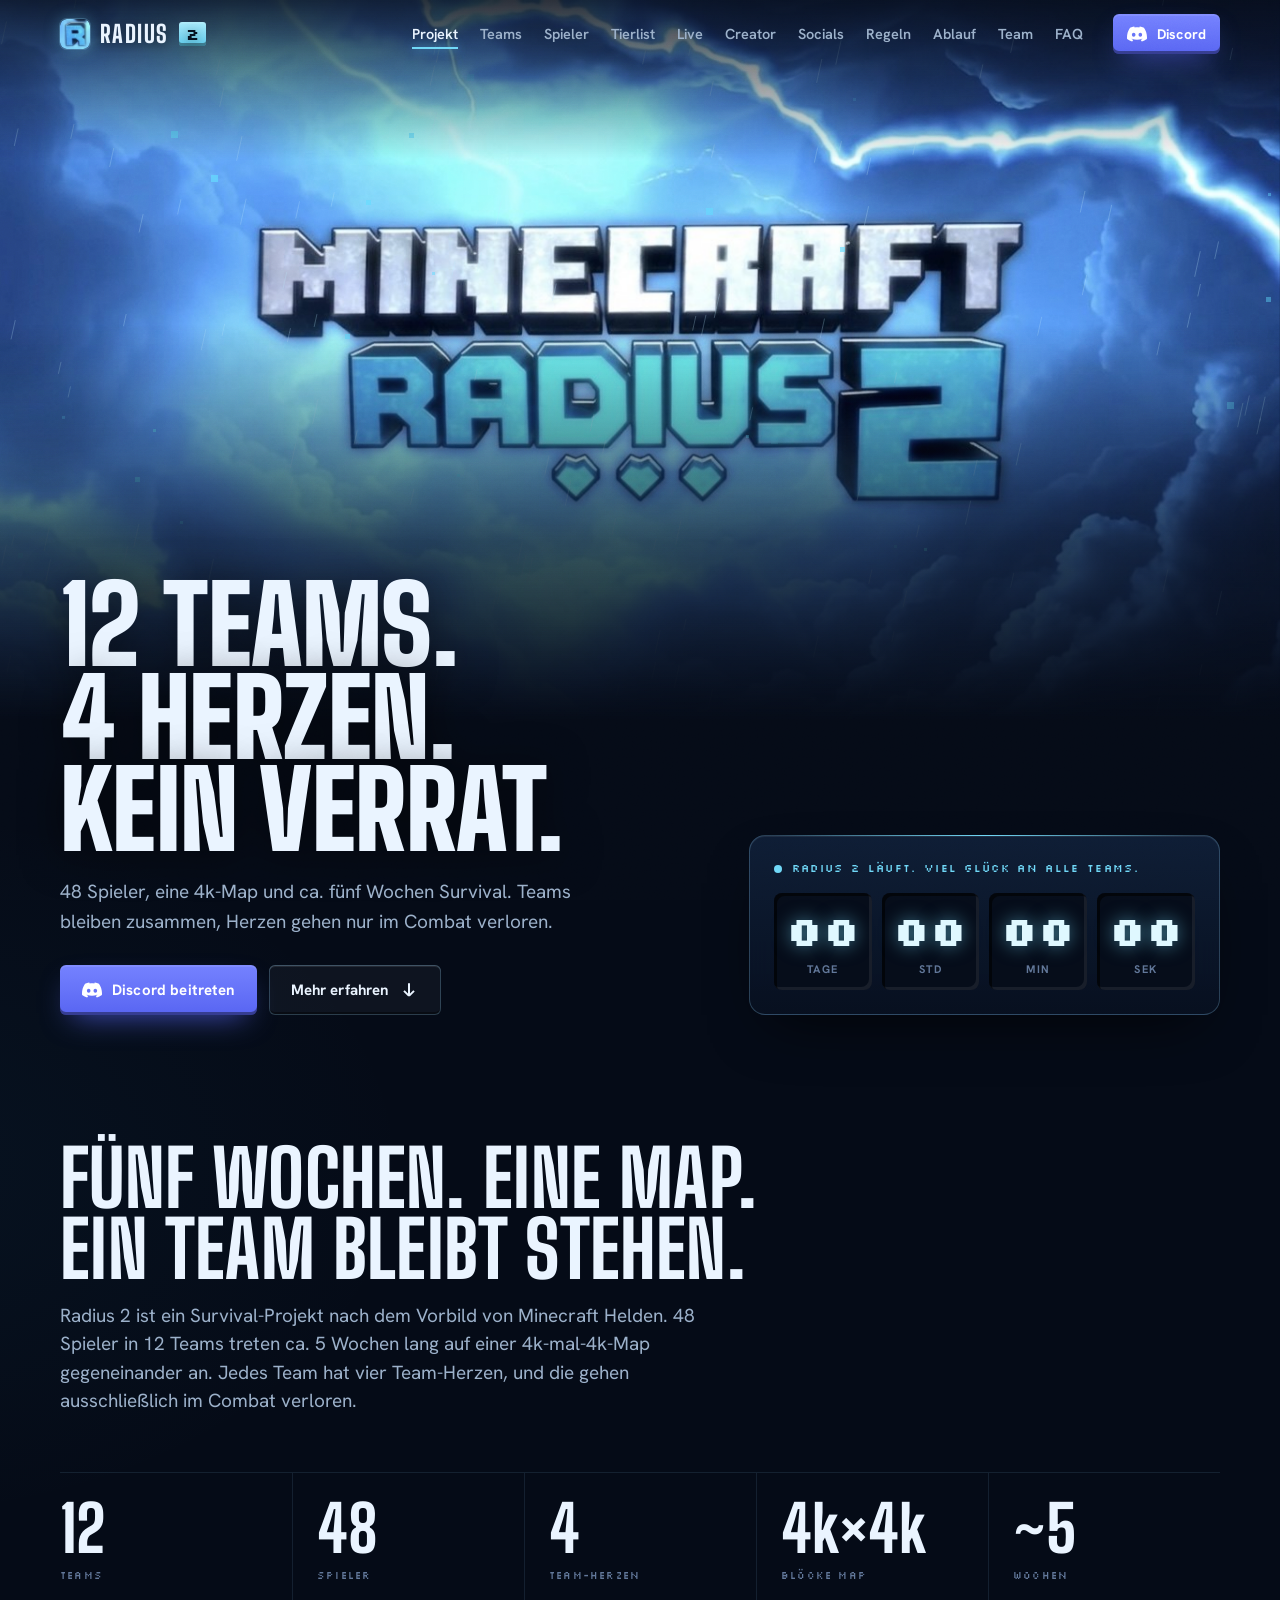
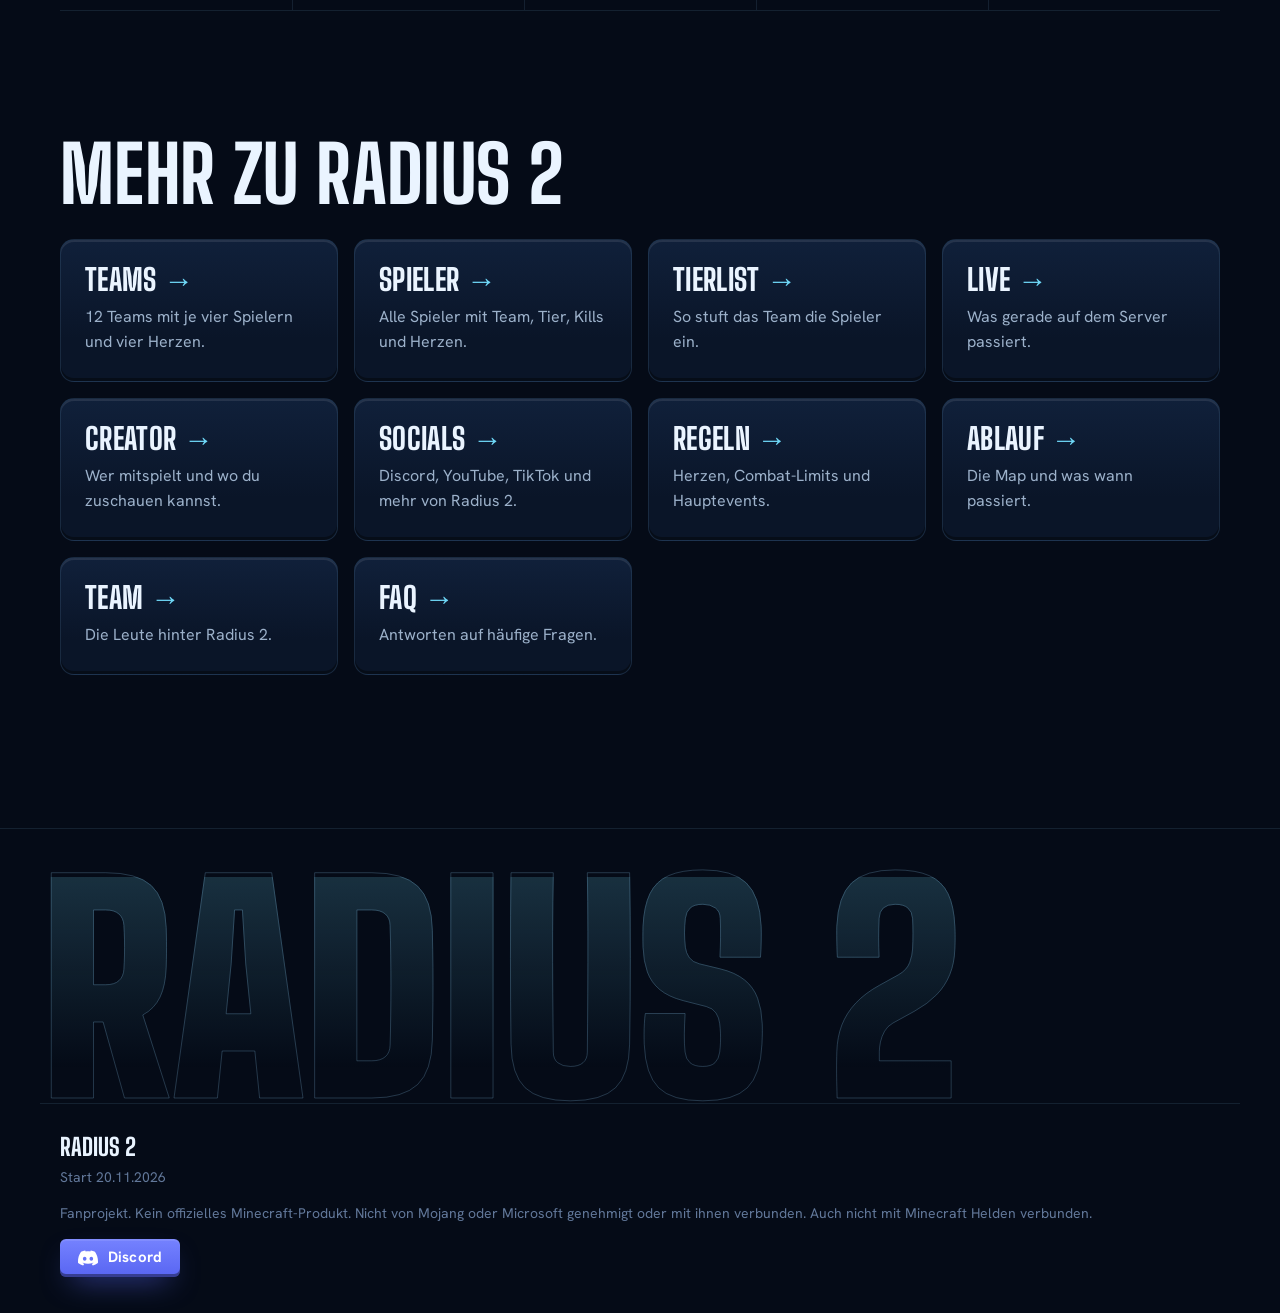
<file: site/index.html>
<!doctype html>
<html lang="de">
<head>
<meta charset="utf-8">
<meta name="viewport" content="width=device-width, initial-scale=1, viewport-fit=cover">
<title>Minecraft Radius 2</title>
<meta name="description" content="Radius 2: 12 Teams, 48 Spieler, 4 Team-Herzen auf einer 4k-Map. Start am 20. November 2026.">
<link rel="icon" href="assets/favicon.ico" sizes="any">
<link rel="icon" type="image/png" sizes="32x32" href="assets/icon-32.png">
<link rel="apple-touch-icon" href="assets/icon-180.png">
<link rel="stylesheet" href="css/style.css?v=26">
<link rel="stylesheet" href="css/theme.css?v=8">
</head>
<body>
<nav class="nav" id="nav" aria-label="Hauptnavigation">
  <div class="wrap nav-inner">
    <a class="brand" href="index.html" aria-label="Radius 2, zur Startseite"><img class="brand-mark" src="assets/icon-64.png" alt="" width="30" height="30"><span class="brand-word">Radius</span><span class="brand-num">2</span></a>
    <button class="nav-toggle" id="nav-toggle" type="button" aria-expanded="false" aria-controls="nav-links"><span class="nav-toggle-bars" aria-hidden="true"></span>Menü</button>
    <ul class="nav-links" id="nav-links">
      <li><a href="index.html" aria-current="page">Projekt</a></li>
      <li><a href="teams.html">Teams</a></li>
      <li><a href="spieler.html">Spieler</a></li>
      <li><a href="tierlist.html">Tierlist</a></li>
      <li><a href="live.html">Live</a></li>
      <li><a href="creator.html">Creator</a></li>
      <li><a href="socials.html">Socials</a></li>
      <li><a href="regeln.html">Regeln</a></li>
      <li><a href="ablauf.html">Ablauf</a></li>
      <li><a href="team.html">Team</a></li>
      <li><a href="faq.html">FAQ</a></li>
    </ul>
    <a class="btn dc nav-btn" href="https://discord.gg/ejKCz67QeP" target="_blank" rel="noopener"><svg viewBox="0 0 24 24" aria-hidden="true"><path fill="currentColor" d="M20.317 4.3698a19.7913 19.7913 0 00-4.8851-1.5152.0741.0741 0 00-.0785.0371c-.211.3753-.4447.8648-.6083 1.2495-1.8447-.2762-3.68-.2762-5.4868 0-.1636-.3933-.4058-.8742-.6177-1.2495a.077.077 0 00-.0785-.037 19.7363 19.7363 0 00-4.8852 1.515.0699.0699 0 00-.0321.0277C.5334 9.0458-.319 13.5799.0992 18.0578a.0824.0824 0 00.0312.0561c2.0528 1.5076 4.0413 2.4228 5.9929 3.0294a.0777.0777 0 00.0842-.0276c.4616-.6304.8731-1.2952 1.226-1.9942a.076.076 0 00-.0416-.1057c-.6528-.2476-1.2743-.5495-1.8722-.8923a.077.077 0 01-.0076-.1277c.1258-.0943.2517-.1923.3718-.2914a.0743.0743 0 01.0776-.0105c3.9278 1.7933 8.18 1.7933 12.0614 0a.0739.0739 0 01.0785.0095c.1202.099.246.1981.3728.2924a.077.077 0 01-.0066.1276 12.2986 12.2986 0 01-1.873.8914.0766.0766 0 00-.0407.1067c.3604.698.7719 1.3628 1.225 1.9932a.076.076 0 00.0842.0286c1.961-.6067 3.9495-1.5219 6.0023-3.0294a.077.077 0 00.0313-.0552c.5004-5.177-.8382-9.6739-3.5485-13.6604a.061.061 0 00-.0312-.0286zM8.02 15.3312c-1.1825 0-2.1569-1.0857-2.1569-2.419 0-1.3332.9555-2.4189 2.157-2.4189 1.2108 0 2.1757 1.0952 2.1568 2.419 0 1.3332-.9555 2.4189-2.1569 2.4189zm7.9748 0c-1.1825 0-2.1569-1.0857-2.1569-2.419 0-1.3332.9554-2.4189 2.1569-2.4189 1.2108 0 2.1757 1.0952 2.1568 2.419 0 1.3332-.946 2.4189-2.1568 2.4189z"/></svg> Discord</a>
  </div>
</nav>

<header class="hero" id="top">
  <div class="hero-media">
    <img src="assets/logo.jpg" alt="Minecraft Radius 2 Logo vor Gewitterwolken mit Blitz" width="1368" height="768">
    <canvas class="fx" id="fx" aria-hidden="true"></canvas>
    <div class="flash" aria-hidden="true"></div>
  </div>
</header>

<div class="hud">
  <div class="wrap hud-grid">
    <div class="hud-main">
      <h1>12 Teams. 4 Herzen.<br>Kein Verrat.</h1>
      <p class="hud-text">48 Spieler, eine 4k-Map und ca. fünf Wochen Survival. Teams bleiben zusammen, Herzen gehen nur im Combat verloren.</p>
      <div class="hud-actions">
      <a class="btn dc" href="https://discord.gg/ejKCz67QeP" target="_blank" rel="noopener"><svg viewBox="0 0 24 24" aria-hidden="true"><path fill="currentColor" d="M20.317 4.3698a19.7913 19.7913 0 00-4.8851-1.5152.0741.0741 0 00-.0785.0371c-.211.3753-.4447.8648-.6083 1.2495-1.8447-.2762-3.68-.2762-5.4868 0-.1636-.3933-.4058-.8742-.6177-1.2495a.077.077 0 00-.0785-.037 19.7363 19.7363 0 00-4.8852 1.515.0699.0699 0 00-.0321.0277C.5334 9.0458-.319 13.5799.0992 18.0578a.0824.0824 0 00.0312.0561c2.0528 1.5076 4.0413 2.4228 5.9929 3.0294a.0777.0777 0 00.0842-.0276c.4616-.6304.8731-1.2952 1.226-1.9942a.076.076 0 00-.0416-.1057c-.6528-.2476-1.2743-.5495-1.8722-.8923a.077.077 0 01-.0076-.1277c.1258-.0943.2517-.1923.3718-.2914a.0743.0743 0 01.0776-.0105c3.9278 1.7933 8.18 1.7933 12.0614 0a.0739.0739 0 01.0785.0095c.1202.099.246.1981.3728.2924a.077.077 0 01-.0066.1276 12.2986 12.2986 0 01-1.873.8914.0766.0766 0 00-.0407.1067c.3604.698.7719 1.3628 1.225 1.9932a.076.076 0 00.0842.0286c1.961-.6067 3.9495-1.5219 6.0023-3.0294a.077.077 0 00.0313-.0552c.5004-5.177-.8382-9.6739-3.5485-13.6604a.061.061 0 00-.0312-.0286zM8.02 15.3312c-1.1825 0-2.1569-1.0857-2.1569-2.419 0-1.3332.9555-2.4189 2.157-2.4189 1.2108 0 2.1757 1.0952 2.1568 2.419 0 1.3332-.9555 2.4189-2.1569 2.4189zm7.9748 0c-1.1825 0-2.1569-1.0857-2.1569-2.419 0-1.3332.9554-2.4189 2.1569-2.4189 1.2108 0 2.1757 1.0952 2.1568 2.419 0 1.3332-.946 2.4189-2.1568 2.4189z"/></svg> Discord beitreten</a>
      <a class="btn ghost" href="#projekt">Mehr erfahren <svg viewBox="0 0 24 24" aria-hidden="true"><path fill="none" stroke="currentColor" stroke-width="2.4" d="M12 4v15m0 0l-6-6m6 6l6-6"/></svg></a>
    </div>
    </div>
    <div class="countdown">
      <p class="cd-live" id="launch-sub">Start am Freitag, 20. November 2026, 18:00 Uhr</p>
      <div class="count" id="count">
        <div><span id="c-d">--</span><small>Tage</small></div>
        <div><span id="c-h">--</span><small>Std</small></div>
        <div><span id="c-m">--</span><small>Min</small></div>
        <div><span id="c-s">--</span><small>Sek</small></div>
      </div>
    </div>
  </div>
</div>


<main class="wrap">

  <section id="projekt" class="about">
    <div>
      <h2>Fünf Wochen. Eine Map. Ein Team bleibt stehen.</h2>
      <p class="lead">Radius 2 ist ein Survival-Projekt nach dem Vorbild von Minecraft Helden. 48 Spieler in 12 Teams treten ca. 5 Wochen lang auf einer 4k-mal-4k-Map gegeneinander an. Jedes Team hat vier Team-Herzen, und die gehen ausschließlich im Combat verloren.</p>
    </div>
    <dl class="facts">
      <div class="fact"><dd>12</dd><dt>Teams</dt></div>
      <div class="fact"><dd>48</dd><dt>Spieler</dt></div>
      <div class="fact"><dd>4</dd><dt>Team-Herzen</dt></div>
      <div class="fact"><dd>4k×4k</dd><dt>Blöcke Map</dt></div>
      <div class="fact"><dd>~5</dd><dt>Wochen</dt></div>
    </dl>
  </section>

  <section id="entdecken">
    <h2>Mehr zu Radius 2</h2>
    <div class="pages">
      <a class="page-card" href="teams.html"><h3>Teams</h3><p>12 Teams mit je vier Spielern und vier Herzen.</p></a>
      <a class="page-card" href="spieler.html"><h3>Spieler</h3><p>Alle Spieler mit Team, Tier, Kills und Herzen.</p></a>
      <a class="page-card" href="tierlist.html"><h3>Tierlist</h3><p>So stuft das Team die Spieler ein.</p></a>
      <a class="page-card" href="live.html"><h3>Live</h3><p>Was gerade auf dem Server passiert.</p></a>
      <a class="page-card" href="creator.html"><h3>Creator</h3><p>Wer mitspielt und wo du zuschauen kannst.</p></a>
      <a class="page-card" href="socials.html"><h3>Socials</h3><p>Discord, YouTube, TikTok und mehr von Radius 2.</p></a>
      <a class="page-card" href="regeln.html"><h3>Regeln</h3><p>Herzen, Combat-Limits und Hauptevents.</p></a>
      <a class="page-card" href="ablauf.html"><h3>Ablauf</h3><p>Die Map und was wann passiert.</p></a>
      <a class="page-card" href="team.html"><h3>Team</h3><p>Die Leute hinter Radius 2.</p></a>
      <a class="page-card" href="faq.html"><h3>FAQ</h3><p>Antworten auf häufige Fragen.</p></a>
    </div>
  </section>

</main>

<footer>
  <div class="wrap">
    <div><strong>Radius 2</strong><br>Start 20.11.2026</div>
    <div>Fanprojekt. Kein offizielles Minecraft-Produkt. Nicht von Mojang oder Microsoft genehmigt oder mit ihnen verbunden. Auch nicht mit Minecraft Helden verbunden.</div>
    <a class="btn dc" href="https://discord.gg/ejKCz67QeP" target="_blank" rel="noopener"><svg viewBox="0 0 24 24" aria-hidden="true"><path fill="currentColor" d="M20.317 4.3698a19.7913 19.7913 0 00-4.8851-1.5152.0741.0741 0 00-.0785.0371c-.211.3753-.4447.8648-.6083 1.2495-1.8447-.2762-3.68-.2762-5.4868 0-.1636-.3933-.4058-.8742-.6177-1.2495a.077.077 0 00-.0785-.037 19.7363 19.7363 0 00-4.8852 1.515.0699.0699 0 00-.0321.0277C.5334 9.0458-.319 13.5799.0992 18.0578a.0824.0824 0 00.0312.0561c2.0528 1.5076 4.0413 2.4228 5.9929 3.0294a.0777.0777 0 00.0842-.0276c.4616-.6304.8731-1.2952 1.226-1.9942a.076.076 0 00-.0416-.1057c-.6528-.2476-1.2743-.5495-1.8722-.8923a.077.077 0 01-.0076-.1277c.1258-.0943.2517-.1923.3718-.2914a.0743.0743 0 01.0776-.0105c3.9278 1.7933 8.18 1.7933 12.0614 0a.0739.0739 0 01.0785.0095c.1202.099.246.1981.3728.2924a.077.077 0 01-.0066.1276 12.2986 12.2986 0 01-1.873.8914.0766.0766 0 00-.0407.1067c.3604.698.7719 1.3628 1.225 1.9932a.076.076 0 00.0842.0286c1.961-.6067 3.9495-1.5219 6.0023-3.0294a.077.077 0 00.0313-.0552c.5004-5.177-.8382-9.6739-3.5485-13.6604a.061.061 0 00-.0312-.0286zM8.02 15.3312c-1.1825 0-2.1569-1.0857-2.1569-2.419 0-1.3332.9555-2.4189 2.157-2.4189 1.2108 0 2.1757 1.0952 2.1568 2.419 0 1.3332-.9555 2.4189-2.1569 2.4189zm7.9748 0c-1.1825 0-2.1569-1.0857-2.1569-2.419 0-1.3332.9554-2.4189 2.1569-2.4189 1.2108 0 2.1757 1.0952 2.1568 2.419 0 1.3332-.946 2.4189-2.1568 2.4189z"/></svg> Discord</a>
  </div>
</footer>

<script src="js/data.js?v=26"></script>
<script src="js/main.js?v=26"></script>
</body>
</html>
</file>
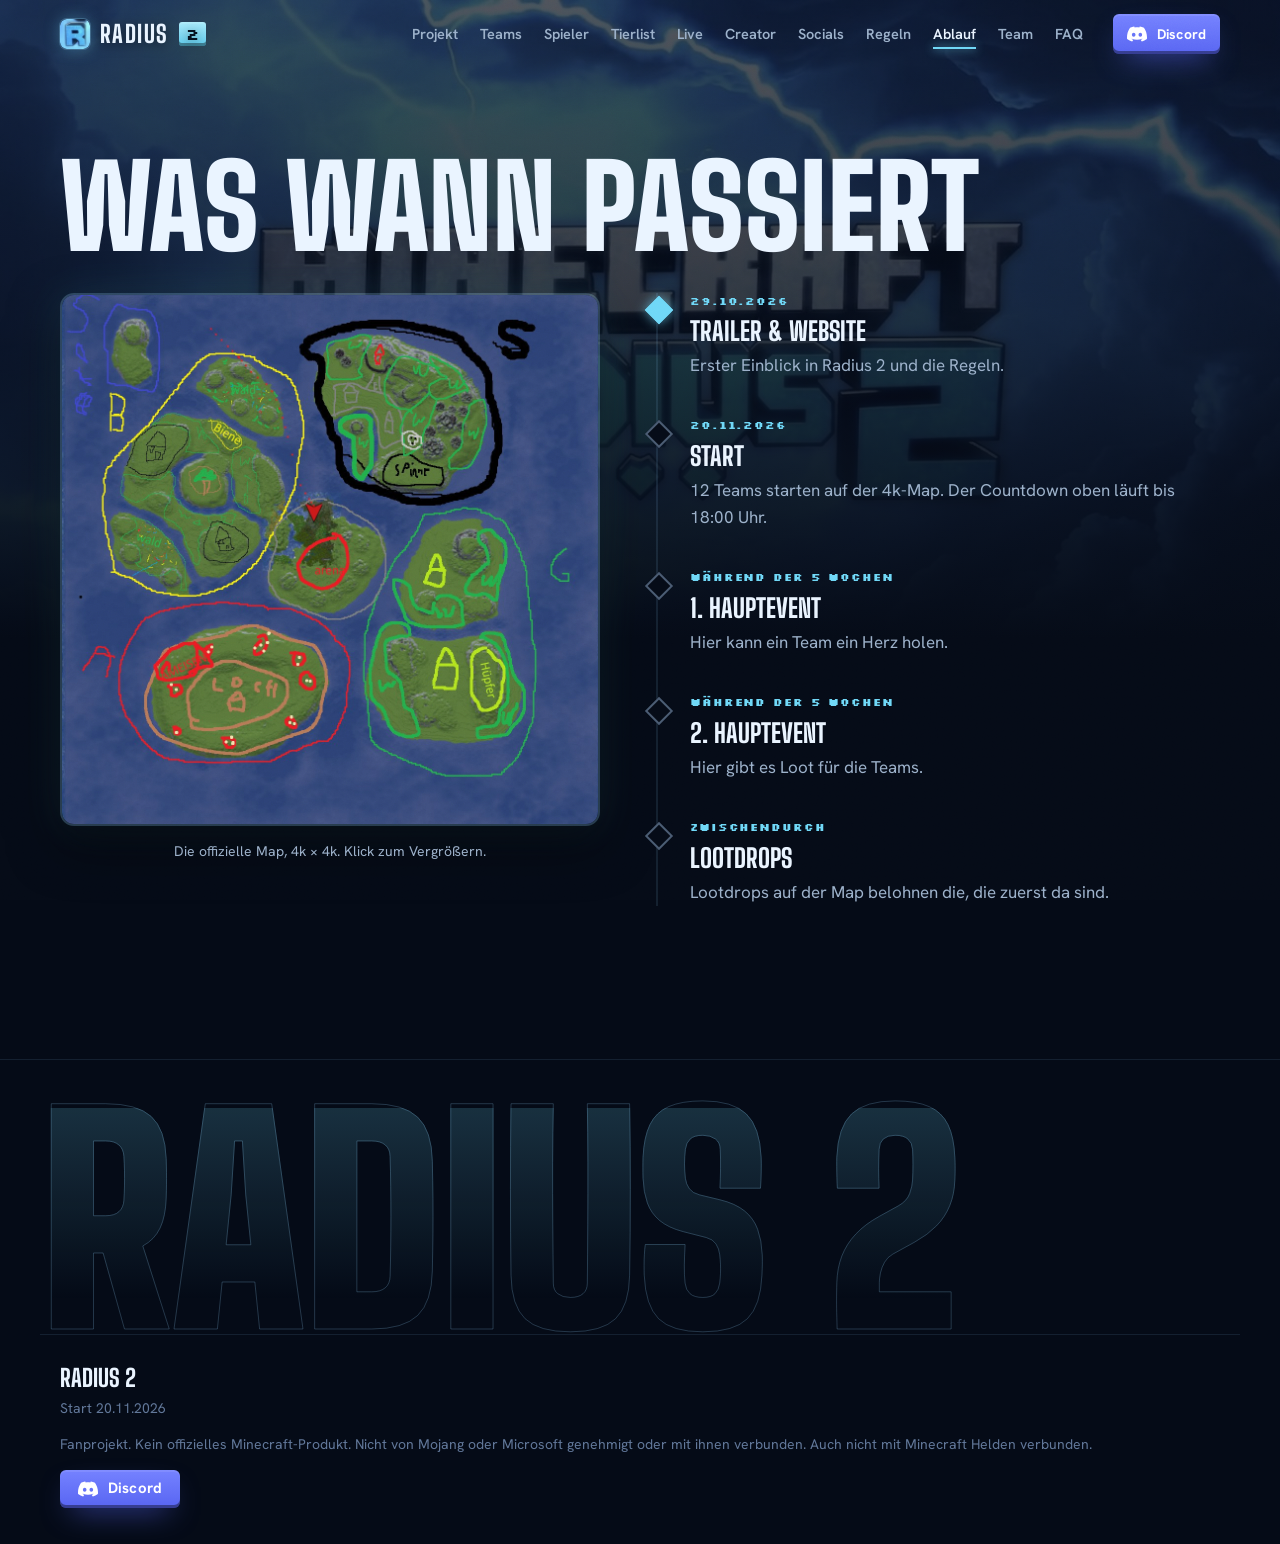
<file: site/ablauf.html>
<!doctype html>
<html lang="de">
<head>
<meta charset="utf-8">
<meta name="viewport" content="width=device-width, initial-scale=1, viewport-fit=cover">
<title>Ablauf · Minecraft Radius 2</title>
<meta name="description" content="Radius 2: 12 Teams, 48 Spieler, 4 Team-Herzen auf einer 4k-Map. Start am 20. November 2026.">
<link rel="icon" href="assets/favicon.ico" sizes="any">
<link rel="icon" type="image/png" sizes="32x32" href="assets/icon-32.png">
<link rel="apple-touch-icon" href="assets/icon-180.png">
<link rel="stylesheet" href="css/style.css?v=26">
<link rel="stylesheet" href="css/theme.css?v=8">
</head>
<body class="subpage">
<nav class="nav" id="nav" aria-label="Hauptnavigation">
  <div class="wrap nav-inner">
    <a class="brand" href="index.html" aria-label="Radius 2, zur Startseite"><img class="brand-mark" src="assets/icon-64.png" alt="" width="30" height="30"><span class="brand-word">Radius</span><span class="brand-num">2</span></a>
    <button class="nav-toggle" id="nav-toggle" type="button" aria-expanded="false" aria-controls="nav-links"><span class="nav-toggle-bars" aria-hidden="true"></span>Menü</button>
    <ul class="nav-links" id="nav-links">
      <li><a href="index.html">Projekt</a></li>
      <li><a href="teams.html">Teams</a></li>
      <li><a href="spieler.html">Spieler</a></li>
      <li><a href="tierlist.html">Tierlist</a></li>
      <li><a href="live.html">Live</a></li>
      <li><a href="creator.html">Creator</a></li>
      <li><a href="socials.html">Socials</a></li>
      <li><a href="regeln.html">Regeln</a></li>
      <li><a href="ablauf.html" aria-current="page">Ablauf</a></li>
      <li><a href="team.html">Team</a></li>
      <li><a href="faq.html">FAQ</a></li>
    </ul>
    <a class="btn dc nav-btn" href="https://discord.gg/ejKCz67QeP" target="_blank" rel="noopener"><svg viewBox="0 0 24 24" aria-hidden="true"><path fill="currentColor" d="M20.317 4.3698a19.7913 19.7913 0 00-4.8851-1.5152.0741.0741 0 00-.0785.0371c-.211.3753-.4447.8648-.6083 1.2495-1.8447-.2762-3.68-.2762-5.4868 0-.1636-.3933-.4058-.8742-.6177-1.2495a.077.077 0 00-.0785-.037 19.7363 19.7363 0 00-4.8852 1.515.0699.0699 0 00-.0321.0277C.5334 9.0458-.319 13.5799.0992 18.0578a.0824.0824 0 00.0312.0561c2.0528 1.5076 4.0413 2.4228 5.9929 3.0294a.0777.0777 0 00.0842-.0276c.4616-.6304.8731-1.2952 1.226-1.9942a.076.076 0 00-.0416-.1057c-.6528-.2476-1.2743-.5495-1.8722-.8923a.077.077 0 01-.0076-.1277c.1258-.0943.2517-.1923.3718-.2914a.0743.0743 0 01.0776-.0105c3.9278 1.7933 8.18 1.7933 12.0614 0a.0739.0739 0 01.0785.0095c.1202.099.246.1981.3728.2924a.077.077 0 01-.0066.1276 12.2986 12.2986 0 01-1.873.8914.0766.0766 0 00-.0407.1067c.3604.698.7719 1.3628 1.225 1.9932a.076.076 0 00.0842.0286c1.961-.6067 3.9495-1.5219 6.0023-3.0294a.077.077 0 00.0313-.0552c.5004-5.177-.8382-9.6739-3.5485-13.6604a.061.061 0 00-.0312-.0286zM8.02 15.3312c-1.1825 0-2.1569-1.0857-2.1569-2.419 0-1.3332.9555-2.4189 2.157-2.4189 1.2108 0 2.1757 1.0952 2.1568 2.419 0 1.3332-.9555 2.4189-2.1569 2.4189zm7.9748 0c-1.1825 0-2.1569-1.0857-2.1569-2.419 0-1.3332.9554-2.4189 2.1569-2.4189 1.2108 0 2.1757 1.0952 2.1568 2.419 0 1.3332-.946 2.4189-2.1568 2.4189z"/></svg> Discord</a>
  </div>
</nav>

<main class="wrap">

  <section id="ablauf">
    <h2>Was wann passiert</h2>
    <div class="tl-layout">
      <figure class="map-viz">
        <a href="assets/map.jpg" target="_blank" rel="noopener" aria-label="Offizielle Map groß anzeigen">
          <img src="assets/map.jpg" alt="Offizielle Radius-2-Map: Inseln mit Arena in der Mitte, umgeben von vier markierten Gebieten" width="1084" height="1070" loading="lazy">
        </a>
        <figcaption>Die offizielle Map, 4k × 4k. Klick zum Vergrößern.</figcaption>
      </figure>
      <ol class="timeline">
        <li class="done"><time datetime="2026-10-29">29.10.2026</time><h3>Trailer &amp; Website</h3><p>Erster Einblick in Radius 2 und die Regeln.</p></li>
        <li><time datetime="2026-11-20">20.11.2026</time><h3>Start</h3><p>12 Teams starten auf der 4k-Map. Der Countdown oben läuft bis 18:00 Uhr.</p></li>
        <li><time>Während der 5 Wochen</time><h3>1. Hauptevent</h3><p>Hier kann ein Team ein Herz holen.</p></li>
        <li><time>Während der 5 Wochen</time><h3>2. Hauptevent</h3><p>Hier gibt es Loot für die Teams.</p></li>
        <li><time>Zwischendurch</time><h3>Lootdrops</h3><p>Lootdrops auf der Map belohnen die, die zuerst da sind.</p></li>
      </ol>
    </div>
  </section>

</main>

<footer>
  <div class="wrap">
    <div><strong>Radius 2</strong><br>Start 20.11.2026</div>
    <div>Fanprojekt. Kein offizielles Minecraft-Produkt. Nicht von Mojang oder Microsoft genehmigt oder mit ihnen verbunden. Auch nicht mit Minecraft Helden verbunden.</div>
    <a class="btn dc" href="https://discord.gg/ejKCz67QeP" target="_blank" rel="noopener"><svg viewBox="0 0 24 24" aria-hidden="true"><path fill="currentColor" d="M20.317 4.3698a19.7913 19.7913 0 00-4.8851-1.5152.0741.0741 0 00-.0785.0371c-.211.3753-.4447.8648-.6083 1.2495-1.8447-.2762-3.68-.2762-5.4868 0-.1636-.3933-.4058-.8742-.6177-1.2495a.077.077 0 00-.0785-.037 19.7363 19.7363 0 00-4.8852 1.515.0699.0699 0 00-.0321.0277C.5334 9.0458-.319 13.5799.0992 18.0578a.0824.0824 0 00.0312.0561c2.0528 1.5076 4.0413 2.4228 5.9929 3.0294a.0777.0777 0 00.0842-.0276c.4616-.6304.8731-1.2952 1.226-1.9942a.076.076 0 00-.0416-.1057c-.6528-.2476-1.2743-.5495-1.8722-.8923a.077.077 0 01-.0076-.1277c.1258-.0943.2517-.1923.3718-.2914a.0743.0743 0 01.0776-.0105c3.9278 1.7933 8.18 1.7933 12.0614 0a.0739.0739 0 01.0785.0095c.1202.099.246.1981.3728.2924a.077.077 0 01-.0066.1276 12.2986 12.2986 0 01-1.873.8914.0766.0766 0 00-.0407.1067c.3604.698.7719 1.3628 1.225 1.9932a.076.076 0 00.0842.0286c1.961-.6067 3.9495-1.5219 6.0023-3.0294a.077.077 0 00.0313-.0552c.5004-5.177-.8382-9.6739-3.5485-13.6604a.061.061 0 00-.0312-.0286zM8.02 15.3312c-1.1825 0-2.1569-1.0857-2.1569-2.419 0-1.3332.9555-2.4189 2.157-2.4189 1.2108 0 2.1757 1.0952 2.1568 2.419 0 1.3332-.9555 2.4189-2.1569 2.4189zm7.9748 0c-1.1825 0-2.1569-1.0857-2.1569-2.419 0-1.3332.9554-2.4189 2.1569-2.4189 1.2108 0 2.1757 1.0952 2.1568 2.419 0 1.3332-.946 2.4189-2.1568 2.4189z"/></svg> Discord</a>
  </div>
</footer>

<script src="js/data.js?v=26"></script>
<script src="js/main.js?v=26"></script>
</body>
</html>
</file>
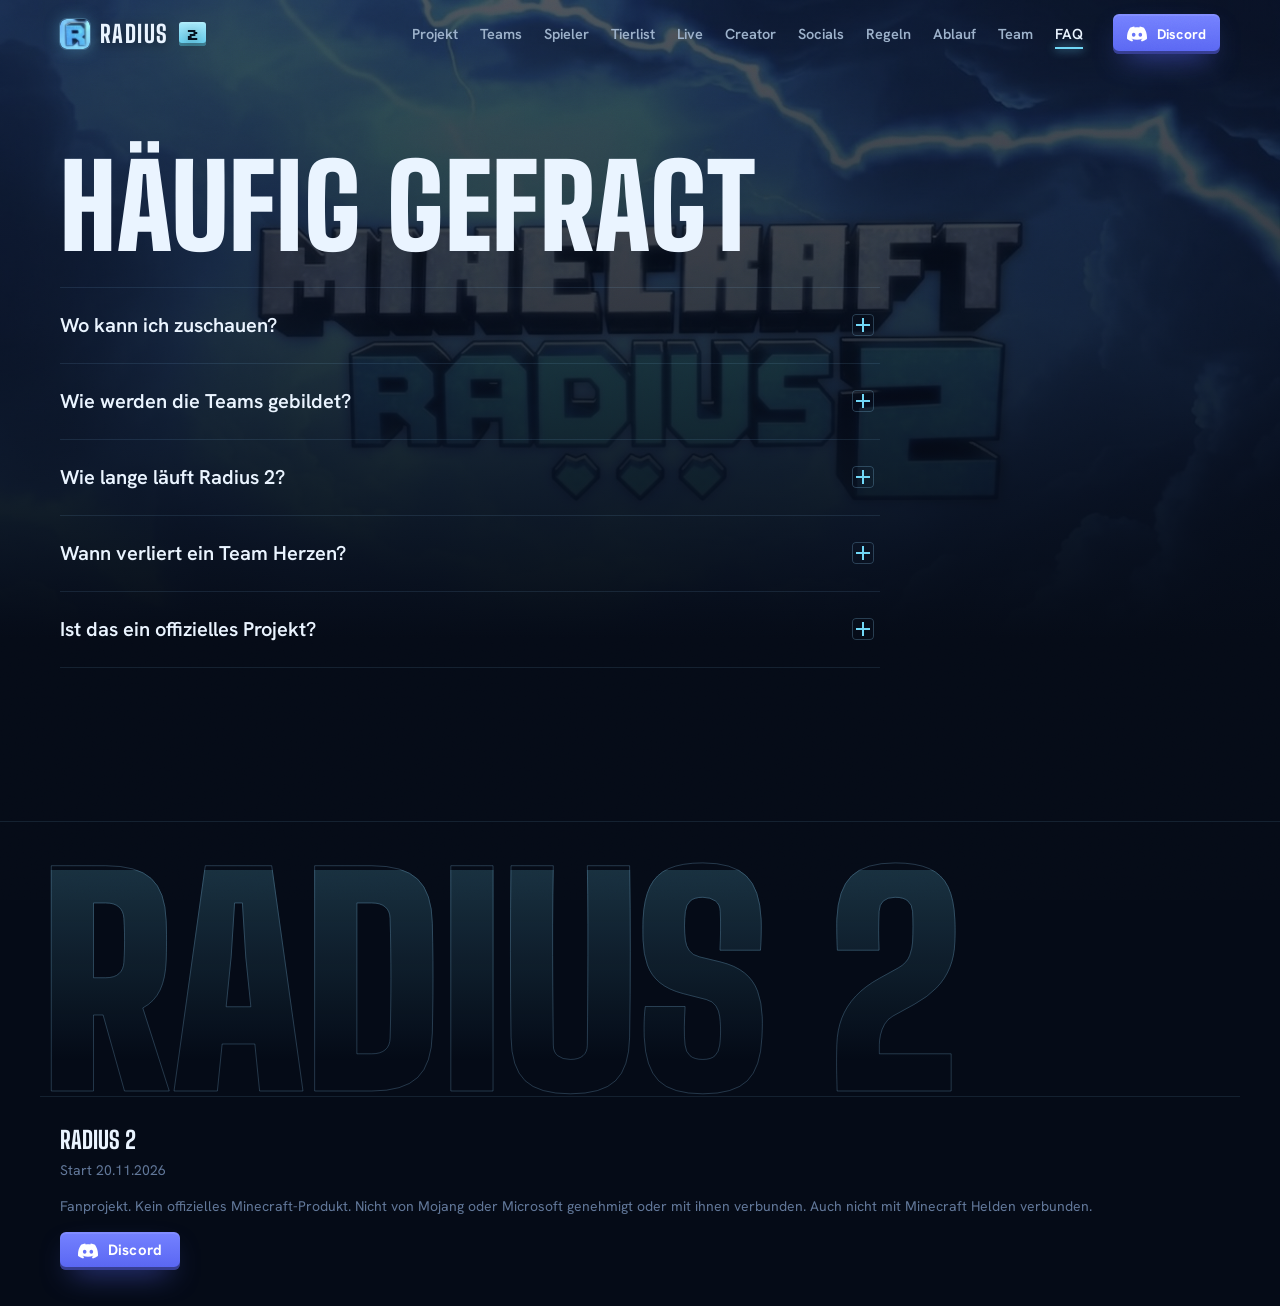
<file: site/faq.html>
<!doctype html>
<html lang="de">
<head>
<meta charset="utf-8">
<meta name="viewport" content="width=device-width, initial-scale=1, viewport-fit=cover">
<title>FAQ · Minecraft Radius 2</title>
<meta name="description" content="Radius 2: 12 Teams, 48 Spieler, 4 Team-Herzen auf einer 4k-Map. Start am 20. November 2026.">
<link rel="icon" href="assets/favicon.ico" sizes="any">
<link rel="icon" type="image/png" sizes="32x32" href="assets/icon-32.png">
<link rel="apple-touch-icon" href="assets/icon-180.png">
<link rel="stylesheet" href="css/style.css?v=26">
<link rel="stylesheet" href="css/theme.css?v=8">
</head>
<body class="subpage">
<nav class="nav" id="nav" aria-label="Hauptnavigation">
  <div class="wrap nav-inner">
    <a class="brand" href="index.html" aria-label="Radius 2, zur Startseite"><img class="brand-mark" src="assets/icon-64.png" alt="" width="30" height="30"><span class="brand-word">Radius</span><span class="brand-num">2</span></a>
    <button class="nav-toggle" id="nav-toggle" type="button" aria-expanded="false" aria-controls="nav-links"><span class="nav-toggle-bars" aria-hidden="true"></span>Menü</button>
    <ul class="nav-links" id="nav-links">
      <li><a href="index.html">Projekt</a></li>
      <li><a href="teams.html">Teams</a></li>
      <li><a href="spieler.html">Spieler</a></li>
      <li><a href="tierlist.html">Tierlist</a></li>
      <li><a href="live.html">Live</a></li>
      <li><a href="creator.html">Creator</a></li>
      <li><a href="socials.html">Socials</a></li>
      <li><a href="regeln.html">Regeln</a></li>
      <li><a href="ablauf.html">Ablauf</a></li>
      <li><a href="team.html">Team</a></li>
      <li><a href="faq.html" aria-current="page">FAQ</a></li>
    </ul>
    <a class="btn dc nav-btn" href="https://discord.gg/ejKCz67QeP" target="_blank" rel="noopener"><svg viewBox="0 0 24 24" aria-hidden="true"><path fill="currentColor" d="M20.317 4.3698a19.7913 19.7913 0 00-4.8851-1.5152.0741.0741 0 00-.0785.0371c-.211.3753-.4447.8648-.6083 1.2495-1.8447-.2762-3.68-.2762-5.4868 0-.1636-.3933-.4058-.8742-.6177-1.2495a.077.077 0 00-.0785-.037 19.7363 19.7363 0 00-4.8852 1.515.0699.0699 0 00-.0321.0277C.5334 9.0458-.319 13.5799.0992 18.0578a.0824.0824 0 00.0312.0561c2.0528 1.5076 4.0413 2.4228 5.9929 3.0294a.0777.0777 0 00.0842-.0276c.4616-.6304.8731-1.2952 1.226-1.9942a.076.076 0 00-.0416-.1057c-.6528-.2476-1.2743-.5495-1.8722-.8923a.077.077 0 01-.0076-.1277c.1258-.0943.2517-.1923.3718-.2914a.0743.0743 0 01.0776-.0105c3.9278 1.7933 8.18 1.7933 12.0614 0a.0739.0739 0 01.0785.0095c.1202.099.246.1981.3728.2924a.077.077 0 01-.0066.1276 12.2986 12.2986 0 01-1.873.8914.0766.0766 0 00-.0407.1067c.3604.698.7719 1.3628 1.225 1.9932a.076.076 0 00.0842.0286c1.961-.6067 3.9495-1.5219 6.0023-3.0294a.077.077 0 00.0313-.0552c.5004-5.177-.8382-9.6739-3.5485-13.6604a.061.061 0 00-.0312-.0286zM8.02 15.3312c-1.1825 0-2.1569-1.0857-2.1569-2.419 0-1.3332.9555-2.4189 2.157-2.4189 1.2108 0 2.1757 1.0952 2.1568 2.419 0 1.3332-.9555 2.4189-2.1569 2.4189zm7.9748 0c-1.1825 0-2.1569-1.0857-2.1569-2.419 0-1.3332.9554-2.4189 2.1569-2.4189 1.2108 0 2.1757 1.0952 2.1568 2.419 0 1.3332-.946 2.4189-2.1568 2.4189z"/></svg> Discord</a>
  </div>
</nav>

<main class="wrap">

  <section id="faq">
    <h2>Häufig gefragt</h2>
    <div class="faq">
      <details><summary>Wo kann ich zuschauen?</summary><p>Auf den YouTube-Kanälen der Creator. Alle Links findest du auf der Seite <a href="creator.html">Creator</a>.</p></details>
      <details><summary>Wie werden die Teams gebildet?</summary><p>Die 12 Teams mit je 4 Spielern entstehen über eine Tierlist.</p></details>
      <details><summary>Wie lange läuft Radius 2?</summary><p>Ungefähr fünf Wochen ab dem Start am 20. November 2026.</p></details>
      <details><summary>Wann verliert ein Team Herzen?</summary><p>Nur im Combat. Jedes Team hat insgesamt vier Team-Herzen.</p></details>
      <details><summary>Ist das ein offizielles Projekt?</summary><p>Nein. Radius 2 ist ein Fanprojekt, das sich an Minecraft Helden orientiert. Es steht in keiner Verbindung zu Mojang, Microsoft oder den Machern von Minecraft Helden.</p></details>
    </div>
  </section>

</main>

<footer>
  <div class="wrap">
    <div><strong>Radius 2</strong><br>Start 20.11.2026</div>
    <div>Fanprojekt. Kein offizielles Minecraft-Produkt. Nicht von Mojang oder Microsoft genehmigt oder mit ihnen verbunden. Auch nicht mit Minecraft Helden verbunden.</div>
    <a class="btn dc" href="https://discord.gg/ejKCz67QeP" target="_blank" rel="noopener"><svg viewBox="0 0 24 24" aria-hidden="true"><path fill="currentColor" d="M20.317 4.3698a19.7913 19.7913 0 00-4.8851-1.5152.0741.0741 0 00-.0785.0371c-.211.3753-.4447.8648-.6083 1.2495-1.8447-.2762-3.68-.2762-5.4868 0-.1636-.3933-.4058-.8742-.6177-1.2495a.077.077 0 00-.0785-.037 19.7363 19.7363 0 00-4.8852 1.515.0699.0699 0 00-.0321.0277C.5334 9.0458-.319 13.5799.0992 18.0578a.0824.0824 0 00.0312.0561c2.0528 1.5076 4.0413 2.4228 5.9929 3.0294a.0777.0777 0 00.0842-.0276c.4616-.6304.8731-1.2952 1.226-1.9942a.076.076 0 00-.0416-.1057c-.6528-.2476-1.2743-.5495-1.8722-.8923a.077.077 0 01-.0076-.1277c.1258-.0943.2517-.1923.3718-.2914a.0743.0743 0 01.0776-.0105c3.9278 1.7933 8.18 1.7933 12.0614 0a.0739.0739 0 01.0785.0095c.1202.099.246.1981.3728.2924a.077.077 0 01-.0066.1276 12.2986 12.2986 0 01-1.873.8914.0766.0766 0 00-.0407.1067c.3604.698.7719 1.3628 1.225 1.9932a.076.076 0 00.0842.0286c1.961-.6067 3.9495-1.5219 6.0023-3.0294a.077.077 0 00.0313-.0552c.5004-5.177-.8382-9.6739-3.5485-13.6604a.061.061 0 00-.0312-.0286zM8.02 15.3312c-1.1825 0-2.1569-1.0857-2.1569-2.419 0-1.3332.9555-2.4189 2.157-2.4189 1.2108 0 2.1757 1.0952 2.1568 2.419 0 1.3332-.9555 2.4189-2.1569 2.4189zm7.9748 0c-1.1825 0-2.1569-1.0857-2.1569-2.419 0-1.3332.9554-2.4189 2.1569-2.4189 1.2108 0 2.1757 1.0952 2.1568 2.419 0 1.3332-.946 2.4189-2.1568 2.4189z"/></svg> Discord</a>
  </div>
</footer>

<script src="js/data.js?v=26"></script>
<script src="js/main.js?v=26"></script>
</body>
</html>
</file>
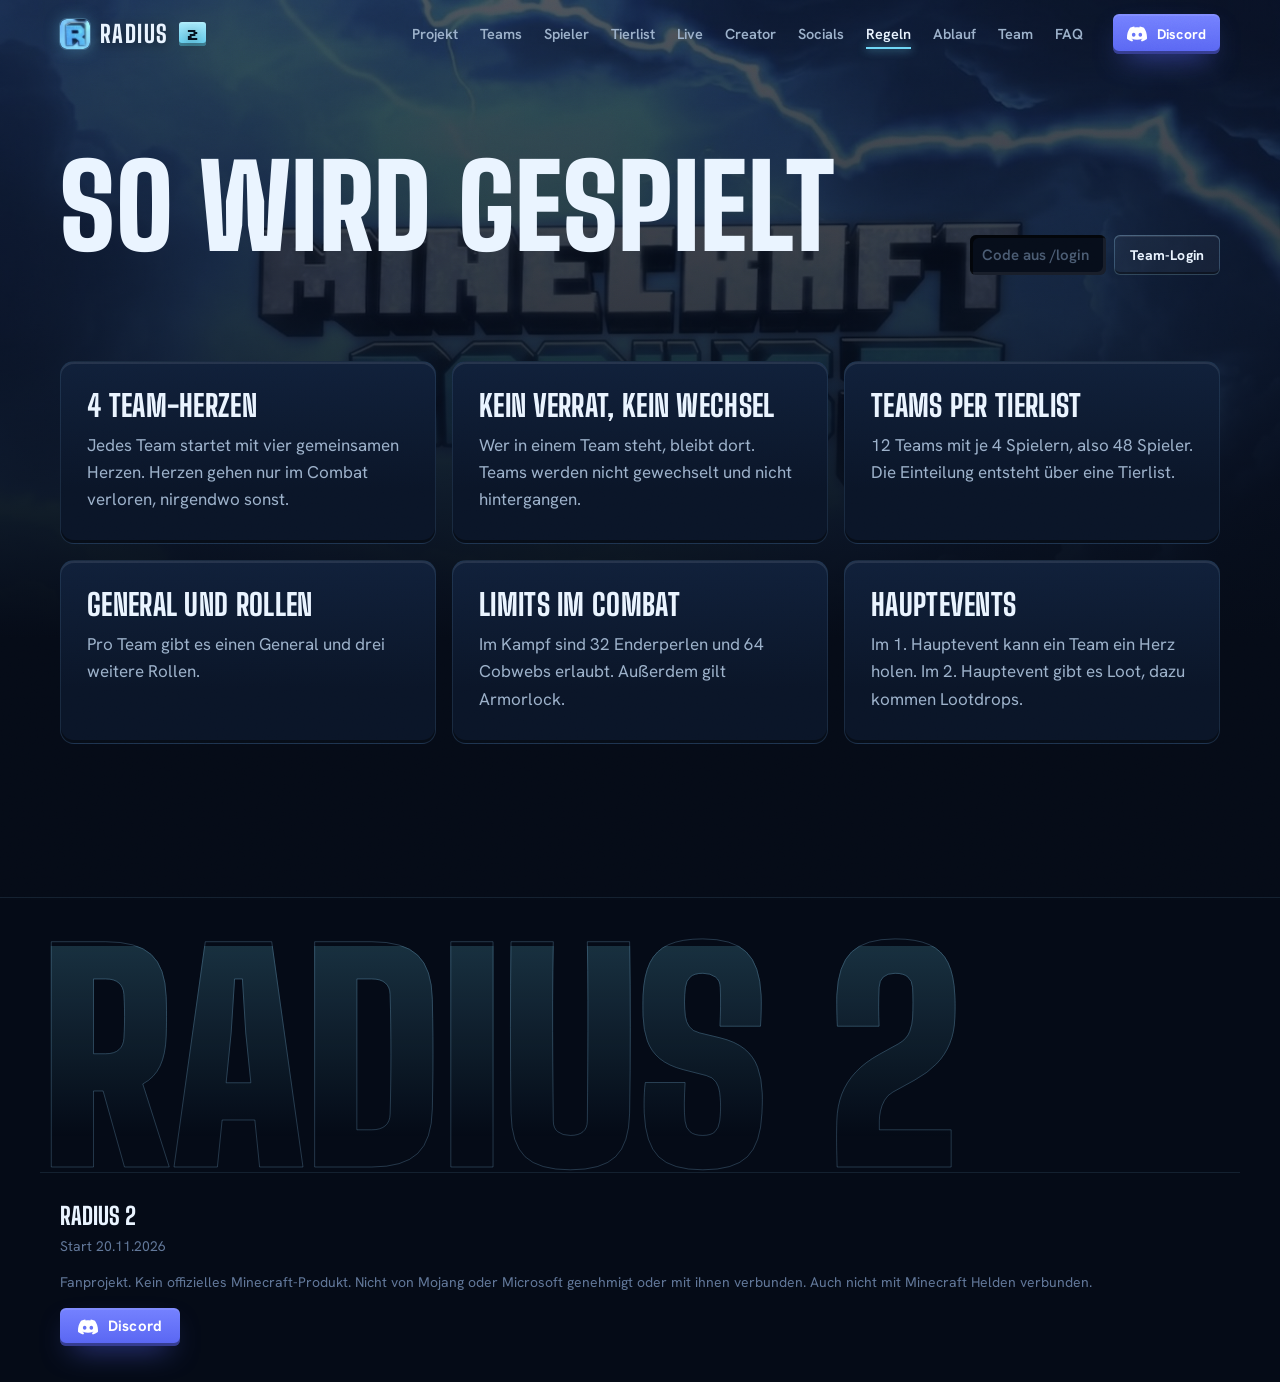
<file: site/regeln.html>
<!doctype html>
<html lang="de">
<head>
<meta charset="utf-8">
<meta name="viewport" content="width=device-width, initial-scale=1, viewport-fit=cover">
<title>Regeln · Minecraft Radius 2</title>
<meta name="description" content="Radius 2: 12 Teams, 48 Spieler, 4 Team-Herzen auf einer 4k-Map. Start am 20. November 2026.">
<link rel="icon" href="assets/favicon.ico" sizes="any">
<link rel="icon" type="image/png" sizes="32x32" href="assets/icon-32.png">
<link rel="apple-touch-icon" href="assets/icon-180.png">
<link rel="stylesheet" href="css/style.css?v=26">
<link rel="stylesheet" href="css/theme.css?v=8">
</head>
<body class="subpage">
<nav class="nav" id="nav" aria-label="Hauptnavigation">
  <div class="wrap nav-inner">
    <a class="brand" href="index.html" aria-label="Radius 2, zur Startseite"><img class="brand-mark" src="assets/icon-64.png" alt="" width="30" height="30"><span class="brand-word">Radius</span><span class="brand-num">2</span></a>
    <button class="nav-toggle" id="nav-toggle" type="button" aria-expanded="false" aria-controls="nav-links"><span class="nav-toggle-bars" aria-hidden="true"></span>Menü</button>
    <ul class="nav-links" id="nav-links">
      <li><a href="index.html">Projekt</a></li>
      <li><a href="teams.html">Teams</a></li>
      <li><a href="spieler.html">Spieler</a></li>
      <li><a href="tierlist.html">Tierlist</a></li>
      <li><a href="live.html">Live</a></li>
      <li><a href="creator.html">Creator</a></li>
      <li><a href="socials.html">Socials</a></li>
      <li><a href="regeln.html" aria-current="page">Regeln</a></li>
      <li><a href="ablauf.html">Ablauf</a></li>
      <li><a href="team.html">Team</a></li>
      <li><a href="faq.html">FAQ</a></li>
    </ul>
    <a class="btn dc nav-btn" href="https://discord.gg/ejKCz67QeP" target="_blank" rel="noopener"><svg viewBox="0 0 24 24" aria-hidden="true"><path fill="currentColor" d="M20.317 4.3698a19.7913 19.7913 0 00-4.8851-1.5152.0741.0741 0 00-.0785.0371c-.211.3753-.4447.8648-.6083 1.2495-1.8447-.2762-3.68-.2762-5.4868 0-.1636-.3933-.4058-.8742-.6177-1.2495a.077.077 0 00-.0785-.037 19.7363 19.7363 0 00-4.8852 1.515.0699.0699 0 00-.0321.0277C.5334 9.0458-.319 13.5799.0992 18.0578a.0824.0824 0 00.0312.0561c2.0528 1.5076 4.0413 2.4228 5.9929 3.0294a.0777.0777 0 00.0842-.0276c.4616-.6304.8731-1.2952 1.226-1.9942a.076.076 0 00-.0416-.1057c-.6528-.2476-1.2743-.5495-1.8722-.8923a.077.077 0 01-.0076-.1277c.1258-.0943.2517-.1923.3718-.2914a.0743.0743 0 01.0776-.0105c3.9278 1.7933 8.18 1.7933 12.0614 0a.0739.0739 0 01.0785.0095c.1202.099.246.1981.3728.2924a.077.077 0 01-.0066.1276 12.2986 12.2986 0 01-1.873.8914.0766.0766 0 00-.0407.1067c.3604.698.7719 1.3628 1.225 1.9932a.076.076 0 00.0842.0286c1.961-.6067 3.9495-1.5219 6.0023-3.0294a.077.077 0 00.0313-.0552c.5004-5.177-.8382-9.6739-3.5485-13.6604a.061.061 0 00-.0312-.0286zM8.02 15.3312c-1.1825 0-2.1569-1.0857-2.1569-2.419 0-1.3332.9555-2.4189 2.157-2.4189 1.2108 0 2.1757 1.0952 2.1568 2.419 0 1.3332-.9555 2.4189-2.1569 2.4189zm7.9748 0c-1.1825 0-2.1569-1.0857-2.1569-2.419 0-1.3332.9554-2.4189 2.1569-2.4189 1.2108 0 2.1757 1.0952 2.1568 2.419 0 1.3332-.946 2.4189-2.1568 2.4189z"/></svg> Discord</a>
  </div>
</nav>

<main class="wrap">

  <section id="regeln">
    <div class="tier-head">
      <div>
        <h2>So wird gespielt</h2>
      </div>
      <div class="tier-auth" id="team-auth"></div>
    </div>
    <p class="tier-msg" id="team-msg" role="status" aria-live="polite"></p>
    <ul class="rules" id="rules-list">
      <li class="rule"><h3>4 Team-Herzen</h3><p>Jedes Team startet mit vier gemeinsamen Herzen. Herzen gehen nur im Combat verloren, nirgendwo sonst.</p></li>
      <li class="rule"><h3>Kein Verrat, kein Wechsel</h3><p>Wer in einem Team steht, bleibt dort. Teams werden nicht gewechselt und nicht hintergangen.</p></li>
      <li class="rule"><h3>Teams per Tierlist</h3><p>12 Teams mit je 4 Spielern, also 48 Spieler. Die Einteilung entsteht über eine Tierlist.</p></li>
      <li class="rule"><h3>General und Rollen</h3><p>Pro Team gibt es einen General und drei weitere Rollen.</p></li>
      <li class="rule"><h3>Limits im Combat</h3><p>Im Kampf sind 32 Enderperlen und 64 Cobwebs erlaubt. Außerdem gilt Armorlock.</p></li>
      <li class="rule"><h3>Hauptevents</h3><p>Im 1. Hauptevent kann ein Team ein Herz holen. Im 2. Hauptevent gibt es Loot, dazu kommen Lootdrops.</p></li>
    </ul>
  </section>

</main>

<footer>
  <div class="wrap">
    <div><strong>Radius 2</strong><br>Start 20.11.2026</div>
    <div>Fanprojekt. Kein offizielles Minecraft-Produkt. Nicht von Mojang oder Microsoft genehmigt oder mit ihnen verbunden. Auch nicht mit Minecraft Helden verbunden.</div>
    <a class="btn dc" href="https://discord.gg/ejKCz67QeP" target="_blank" rel="noopener"><svg viewBox="0 0 24 24" aria-hidden="true"><path fill="currentColor" d="M20.317 4.3698a19.7913 19.7913 0 00-4.8851-1.5152.0741.0741 0 00-.0785.0371c-.211.3753-.4447.8648-.6083 1.2495-1.8447-.2762-3.68-.2762-5.4868 0-.1636-.3933-.4058-.8742-.6177-1.2495a.077.077 0 00-.0785-.037 19.7363 19.7363 0 00-4.8852 1.515.0699.0699 0 00-.0321.0277C.5334 9.0458-.319 13.5799.0992 18.0578a.0824.0824 0 00.0312.0561c2.0528 1.5076 4.0413 2.4228 5.9929 3.0294a.0777.0777 0 00.0842-.0276c.4616-.6304.8731-1.2952 1.226-1.9942a.076.076 0 00-.0416-.1057c-.6528-.2476-1.2743-.5495-1.8722-.8923a.077.077 0 01-.0076-.1277c.1258-.0943.2517-.1923.3718-.2914a.0743.0743 0 01.0776-.0105c3.9278 1.7933 8.18 1.7933 12.0614 0a.0739.0739 0 01.0785.0095c.1202.099.246.1981.3728.2924a.077.077 0 01-.0066.1276 12.2986 12.2986 0 01-1.873.8914.0766.0766 0 00-.0407.1067c.3604.698.7719 1.3628 1.225 1.9932a.076.076 0 00.0842.0286c1.961-.6067 3.9495-1.5219 6.0023-3.0294a.077.077 0 00.0313-.0552c.5004-5.177-.8382-9.6739-3.5485-13.6604a.061.061 0 00-.0312-.0286zM8.02 15.3312c-1.1825 0-2.1569-1.0857-2.1569-2.419 0-1.3332.9555-2.4189 2.157-2.4189 1.2108 0 2.1757 1.0952 2.1568 2.419 0 1.3332-.9555 2.4189-2.1569 2.4189zm7.9748 0c-1.1825 0-2.1569-1.0857-2.1569-2.419 0-1.3332.9554-2.4189 2.1569-2.4189 1.2108 0 2.1757 1.0952 2.1568 2.419 0 1.3332-.946 2.4189-2.1568 2.4189z"/></svg> Discord</a>
  </div>
</footer>

<script src="js/data.js?v=26"></script>
<script src="js/main.js?v=26"></script>
<script src="js/live.js?v=34"></script>
</body>
</html>
</file>
<file: site/css/style.css>
/* Radius 2 – Gestaltung: Gewitterhimmel, Weltgrenze als Leitmotiv (schrumpfende Ringe) */

/* Schriften liegen auf der eigenen Seite (nicht von Google laden: DSGVO, LG München 3 O 17493/20).
   Hanken Grotesk und Pixelify Sans stehen unter der SIL Open Font License 1.1. */
@font-face{font-family:"Hanken Grotesk";font-style:normal;font-weight:400 700;font-display:swap;src:url(../fonts/hanken-grotesk-latin-ext.woff2) format("woff2");unicode-range:U+0100-02BA,U+02BD-02C5,U+02C7-02CC,U+02CE-02D7,U+02DD-02FF,U+0304,U+0308,U+0329,U+1D00-1DBF,U+1E00-1E9F,U+1EF2-1EFF,U+2020,U+20A0-20AB,U+20AD-20C4,U+2113,U+2C60-2C7F,U+A720-A7FF}
@font-face{font-family:"Hanken Grotesk";font-style:normal;font-weight:400 700;font-display:swap;src:url(../fonts/hanken-grotesk-latin.woff2) format("woff2");unicode-range:U+0000-00FF,U+0131,U+0152-0153,U+02BB-02BC,U+02C6,U+02DA,U+02DC,U+0304,U+0308,U+0329,U+2000-206F,U+20AC,U+2122,U+2191,U+2193,U+2212,U+2215,U+FEFF,U+FFFD}
@font-face{font-family:"Pixelify Sans";font-style:normal;font-weight:500 700;font-display:swap;src:url(../fonts/pixelify-sans-latin-ext.woff2) format("woff2");unicode-range:U+0100-02BA,U+02BD-02C5,U+02C7-02CC,U+02CE-02D7,U+02DD-02FF,U+0304,U+0308,U+0329,U+1D00-1DBF,U+1E00-1E9F,U+1EF2-1EFF,U+2020,U+20A0-20AB,U+20AD-20C4,U+2113,U+2C60-2C7F,U+A720-A7FF}
@font-face{font-family:"Pixelify Sans";font-style:normal;font-weight:500 700;font-display:swap;src:url(../fonts/pixelify-sans-latin.woff2) format("woff2");unicode-range:U+0000-00FF,U+0131,U+0152-0153,U+02BB-02BC,U+02C6,U+02DA,U+02DC,U+0304,U+0308,U+0329,U+2000-206F,U+20AC,U+2122,U+2191,U+2193,U+2212,U+2215,U+FEFF,U+FFFD}

:root{
  --night:#050d1c;
  --deep:#0a1a33;
  --panel:#0f2444;
  --panel-2:#16335f;
  --text:#eaf6ff;
  --soft:#a4bfd6;
  --ice:#62dcff;
  --bolt:#d4f6ff;
  --border-red:#ff6b6b;   /* Weltgrenze / ausgeschieden */
  --ash:#52667e;
  --line:rgba(130,200,245,.18);
  --f-display:"Pixelify Sans","Courier New",monospace;
  --f-body:"Hanken Grotesk","Segoe UI",system-ui,sans-serif;
  color-scheme:dark;
}
*{box-sizing:border-box}
html{scroll-behavior:smooth;scroll-padding-top:70px}
@media (prefers-reduced-motion:reduce){html{scroll-behavior:auto}}
body{margin:0;background:var(--night);color:var(--text);font-family:var(--f-body);font-size:18px;line-height:1.6;-webkit-font-smoothing:antialiased}
a{color:var(--ice)}
:focus-visible{outline:2px solid var(--bolt);outline-offset:3px}
.wrap{max-width:1120px;margin:0 auto;padding-inline:max(20px,env(safe-area-inset-left,0px))}
h1,h2,h3,h4{font-family:var(--f-display);font-weight:700;margin:0}

/* Navigation: liegt transparent auf dem Hero, wird beim Scrollen fest */
.nav{position:fixed;inset:0 0 auto;z-index:20;padding-top:env(safe-area-inset-top,0px);transition:background .3s,border-color .3s;border-bottom:1px solid transparent}
.nav.solid{background:rgba(5,13,28,.88);backdrop-filter:blur(12px);-webkit-backdrop-filter:blur(12px);border-color:var(--line)}
.nav .wrap{display:flex;align-items:center;justify-content:space-between;gap:16px;padding-block:14px}
.brand{font-family:var(--f-display);font-weight:700;font-size:24px;color:var(--text);text-decoration:none;text-shadow:0 2px 12px rgba(0,0,0,.5)}
.brand b{color:var(--ice)}
.nav ul{display:flex;gap:2px;list-style:none;margin:0;padding:0}
.nav ul a{display:block;padding:7px 12px;border-radius:999px;color:var(--text);text-decoration:none;font-weight:600;font-size:15px;text-shadow:0 1px 8px rgba(0,0,0,.45)}
.nav ul a:hover{background:rgba(98,220,255,.16);color:var(--bolt)}
@media (max-width:760px){.nav ul{display:none}}

/* Hero: Logo bildfüllend, darauf ziehen sich Ringe zusammen (einmalig beim Laden) */
.hero{position:relative;background:var(--night)}
.hero-media{position:absolute;inset:0;overflow:hidden}
.hero-media img{width:100%;height:100%;object-fit:cover;object-position:center 42%;display:block;filter:saturate(1.2) contrast(1.06);animation:drift 40s ease-in-out infinite alternate}
@keyframes drift{from{transform:scale(1)}to{transform:scale(1.09) translate(-1%,-1%)}}
.hero-media::before{content:"";position:absolute;left:50%;top:44%;width:80%;aspect-ratio:1.6;translate:-50% -50%;background:radial-gradient(closest-side,rgba(98,220,255,.28),transparent);mix-blend-mode:screen;z-index:1;pointer-events:none;animation:pulse 5s ease-in-out infinite alternate}
@keyframes pulse{from{opacity:.55}to{opacity:1}}
.fx{position:absolute;inset:0;width:100%;height:100%;z-index:1;pointer-events:none}
.hero-media::after{content:"";position:absolute;inset:0;background:linear-gradient(to bottom,rgba(5,13,28,.5),transparent 22%,transparent 45%,rgba(5,13,28,.88) 80%,var(--night))}
.rings{position:absolute;left:50%;top:44%;width:min(96vh,92vw);aspect-ratio:1;translate:-50% -50%;fill:none;stroke:var(--ice);stroke-width:2.5;z-index:1;pointer-events:none}
.rings circle{transform-box:fill-box;transform-origin:center;stroke-dasharray:6 14;opacity:.55;animation:contract 2.8s cubic-bezier(.2,.8,.2,1) both}
.rings circle:nth-child(2){animation-delay:.25s;opacity:.4}
.rings circle:nth-child(3){animation-delay:.5s;opacity:.28}
@keyframes contract{from{transform:scale(1.5);opacity:0}to{transform:scale(1)}}
.flash{position:absolute;inset:0;background:var(--bolt);opacity:0;mix-blend-mode:screen;pointer-events:none;z-index:2}
@keyframes flash{0%,91%,100%{opacity:0}92%{opacity:.22}93%{opacity:.04}94.5%{opacity:.16}96%{opacity:0}}
@media (prefers-reduced-motion:reduce){.rings circle,.hero-media img,.hero-media::before{animation:none}}
.hero-copy{position:relative;z-index:3;min-height:100svh;display:flex;flex-direction:column;justify-content:flex-end;gap:28px;padding-bottom:56px}
.hero h1{font-size:clamp(34px,6.4vw,76px);line-height:1.02;text-shadow:0 4px 30px rgba(0,0,0,.6)}
.launch{display:flex;flex-wrap:wrap;align-items:center;justify-content:space-between;gap:16px 40px;padding-top:22px;border-top:1px solid var(--line)}
.launch p{margin:0;color:var(--soft);font-size:18px;max-width:28ch}
.count{display:flex;gap:10px}
.count div{min-width:78px;text-align:center;background:rgba(10,26,51,.72);border:1px solid var(--line);border-radius:10px;padding:10px 8px 8px;backdrop-filter:blur(6px);-webkit-backdrop-filter:blur(6px)}
.count span{display:block;font-family:var(--f-display);font-size:38px;font-weight:700;line-height:1.1;color:var(--bolt);font-variant-numeric:tabular-nums}
.count small{font-size:13px;color:var(--soft)}
@media (max-width:760px){
  .hero-media{position:relative;inset:auto;aspect-ratio:16/9}
  .hero-media::after{background:linear-gradient(to bottom,rgba(5,13,28,.35),transparent 30%,transparent 70%,var(--night))}
  .hero-media img{object-position:center}
  .rings{top:50%;width:min(64vw,100%)}
  .hero-copy{min-height:0;padding-top:8px;padding-bottom:40px}
  .count{width:100%}.count div{flex:1;min-width:0}
}

section{padding-block:104px 0}
h2{font-size:clamp(32px,4.8vw,54px);line-height:1.05;margin-bottom:20px;text-wrap:balance}
.lead{max-width:60ch;color:var(--soft);font-size:20px;line-height:1.65;margin:0}
.note{font-size:14px;color:var(--soft);margin:18px 0 0}

/* Projekt: ein langer Absatz, dann Zahlen als Leiste ohne Karten */
.about{display:grid;gap:48px}
.about .lead{color:var(--text);font-size:clamp(20px,2.4vw,27px);line-height:1.5;max-width:46ch}
.facts{display:grid;grid-template-columns:repeat(4,1fr);margin:0;border-block:1px solid var(--line)}
.fact{padding:26px 20px 26px 0}
.fact+.fact{padding-left:24px;border-left:1px solid var(--line)}
.fact dt{font-size:15px;color:var(--soft);order:2}
.fact dd{margin:0 0 4px;font-family:var(--f-display);font-size:clamp(34px,5vw,56px);font-weight:700;line-height:1.05;color:var(--ice);font-variant-numeric:tabular-nums}
.fact dd em{font-style:normal;font-size:16px;color:var(--soft);font-family:var(--f-body);font-weight:500;margin-left:6px}
.fact{display:flex;flex-direction:column}
@media (max-width:760px){.facts{grid-template-columns:1fr 1fr}.fact:nth-child(3){border-left:0;padding-left:0}.fact:nth-child(n+3){border-top:1px solid var(--line)}}

/* Herzen */
.hearts{display:inline-flex;gap:5px;vertical-align:middle}
.heart{width:22px;height:19px;display:block}
.heart rect{fill:var(--ice)}
.heart.lost rect{fill:var(--ash);opacity:.4}

/* Spieler */
.players-head{display:flex;flex-wrap:wrap;justify-content:space-between;align-items:end;gap:16px;margin-bottom:30px}
.players-head h2{margin:0}
.filters{display:flex;gap:6px;flex-wrap:wrap;padding:4px;background:var(--deep);border:1px solid var(--line);border-radius:999px}
.filters button{font:600 15px var(--f-body);color:var(--soft);background:transparent;border:0;border-radius:999px;padding:8px 18px;cursor:pointer}
.filters button:hover{color:var(--text)}
.filters button[aria-pressed="true"]{background:var(--ice);color:var(--night)}
.grid{display:grid;grid-template-columns:repeat(auto-fill,minmax(250px,1fr));gap:16px}
.player{position:relative;background:linear-gradient(160deg,var(--panel),var(--deep));border:1px solid var(--line);border-radius:14px;padding:20px;display:grid;grid-template-columns:72px 1fr;gap:16px;align-items:center;min-width:0;overflow:hidden;transition:border-color .2s,transform .2s}
.player[hidden]{display:none}
.player::before{content:"";position:absolute;inset:0 0 auto;height:3px;background:var(--ice)}
.player:hover{border-color:rgba(98,220,255,.5);transform:translateY(-2px)}
.avatar{width:72px;height:72px;border-radius:10px;image-rendering:pixelated;display:block;box-shadow:0 0 0 2px rgba(98,220,255,.25)}
.player h3{font-family:var(--f-body);font-size:19px;font-weight:700;line-height:1.2;overflow-wrap:anywhere}
.player .tag{font-size:14px;color:var(--soft);margin:2px 0 10px}
.player.out{background:var(--night);border-style:dashed}
.player.out::before{background:var(--border-red)}
.player.out:hover{transform:none;border-color:var(--line)}
.player.out h3{color:var(--soft);text-decoration:line-through;text-decoration-color:var(--border-red)}
.player.out .avatar{filter:grayscale(1) brightness(.55);box-shadow:none}
.status{display:inline-block;margin-left:10px;font-size:13px;font-weight:700;color:var(--border-red);vertical-align:middle}

/* Regeln: Redaktionsliste, Titel links, Text rechts */
.rules{list-style:none;margin:36px 0 0;padding:0;border-top:1px solid var(--line)}
.rule{display:grid;grid-template-columns:minmax(180px,1fr) 2fr;gap:12px 40px;padding:26px 0;border-bottom:1px solid var(--line)}
.rule h3{font-size:clamp(22px,2.6vw,28px);color:var(--bolt)}
.rule p{margin:0;color:var(--soft);max-width:56ch}
@media (max-width:700px){.rule{grid-template-columns:1fr}}

/* Zeitplan + Ringe */
.tl-layout{display:grid;grid-template-columns:minmax(260px,420px) 1fr;gap:56px;align-items:start;margin-top:36px}
.radius-viz{position:sticky;top:90px;margin:0}
.radius-viz svg{width:100%;height:auto;display:block;overflow:visible}
.radius-viz circle{fill:none;stroke:var(--ice);stroke-width:1.6}
.radius-viz .r1{stroke-dasharray:4 7;opacity:.55}
.radius-viz .r2{stroke:var(--bolt);opacity:.8}
.radius-viz .r3{stroke:var(--border-red);stroke-width:2.2;fill:rgba(255,107,107,.14)}
.radius-viz .axis{stroke:var(--line);stroke-width:1.2}
.radius-viz .dot{fill:var(--bolt);stroke:none}
.radius-viz text{font-family:var(--f-display);font-size:15px;fill:var(--soft)}
.radius-viz .t3{fill:var(--border-red)}
.radius-viz p{margin:10px 0 0;font-size:14px;color:var(--soft);text-align:center}
.timeline{list-style:none;margin:0;padding:0;border-left:2px solid var(--line)}
.timeline li{position:relative;padding:0 0 38px 32px}
.timeline li:last-child{padding-bottom:0}
.timeline li::before{content:"";position:absolute;left:-8px;top:7px;width:14px;height:14px;background:var(--night);border:2px solid var(--ice);transform:rotate(45deg)}
.timeline li.done::before{background:var(--ice)}
.timeline li.done{opacity:.7}
.timeline time{font-weight:700;font-size:15px;color:var(--ice);font-variant-numeric:tabular-nums}
.timeline h3{font-family:var(--f-body);margin:2px 0 6px;font-size:22px;font-weight:700}
.timeline p{margin:0;color:var(--soft);max-width:52ch}
@media (max-width:860px){.tl-layout{grid-template-columns:1fr;gap:36px}.radius-viz{position:static;max-width:360px;margin-inline:auto}}

/* Team */
.team{display:grid;gap:36px;margin-top:34px}
.team-group h3.group{font-family:var(--f-body);font-size:16px;font-weight:600;color:var(--soft);margin:0 0 14px;display:flex;align-items:center;gap:14px}
.team-group h3.group::after{content:"";flex:1;height:1px;background:var(--line)}
.members{display:grid;grid-template-columns:repeat(auto-fill,minmax(280px,1fr));gap:16px}
.member{background:var(--deep);border:1px solid var(--line);border-radius:14px;padding:20px;display:grid;grid-template-columns:64px 1fr;gap:16px;align-items:start;min-width:0}
.member .avatar{width:64px;height:64px}
.member.lead-role{background:linear-gradient(160deg,var(--panel-2),var(--panel));border-color:rgba(98,220,255,.4)}
.member>div{min-width:0}
.member h4{font-family:var(--f-body);font-size:19px;font-weight:700;line-height:1.2;overflow-wrap:anywhere}
.member .tag{font-size:14px;color:var(--soft);margin:2px 0 10px}
.member p.duty{margin:10px 0 0;font-size:16px;line-height:1.5;color:var(--soft)}
.role{display:inline-block;font-weight:700;font-size:14px;padding:2px 10px;border-radius:999px;border:1px solid currentColor}
.role.r-owner{color:var(--bolt);background:rgba(212,246,255,.09)}
.role.r-admin{color:var(--ice)}
.role.r-dev{color:#9fe7c9}
.role.r-mod{color:#b9a8f7}
.role.r-build{color:#f2c35c}

/* FAQ */
.faq{margin-top:30px;border-top:1px solid var(--line);max-width:820px}
.faq details{border-bottom:1px solid var(--line)}
.faq summary{cursor:pointer;list-style:none;padding:22px 44px 22px 0;font-weight:700;font-size:20px;position:relative}
.faq summary::-webkit-details-marker{display:none}
.faq summary::after{content:"+";position:absolute;right:4px;top:50%;translate:0 -50%;font-family:var(--f-display);font-size:30px;color:var(--ice);transition:rotate .25s}
.faq details[open] summary::after{rotate:45deg}
.faq summary:hover{color:var(--bolt)}
.faq details p{margin:0 0 24px;color:var(--soft);max-width:62ch}

footer{margin-top:120px;border-top:1px solid var(--line);background:var(--deep)}
footer .wrap{padding-block:32px calc(32px + env(safe-area-inset-bottom,0px));display:flex;flex-wrap:wrap;gap:14px 40px;justify-content:space-between;color:var(--soft);font-size:15px}
footer strong{font-family:var(--f-display);color:var(--text);font-size:20px}

/* Buttons, Discord, YouTube */
.btn{display:inline-flex;align-items:center;gap:10px;font:700 16px var(--f-body);padding:12px 22px;border-radius:999px;text-decoration:none;border:1px solid transparent;transition:transform .15s,background .2s,border-color .2s;cursor:pointer}
.btn svg{width:22px;height:22px;flex:none}
.btn:hover{transform:translateY(-2px)}
.btn.dc{background:#5865f2;color:#fff;box-shadow:0 8px 28px rgba(88,101,242,.45)}
.btn.dc:hover{background:#6f7bff}
.btn.ghost{color:var(--text);border-color:rgba(212,246,255,.4);background:rgba(5,13,28,.35);backdrop-filter:blur(6px);-webkit-backdrop-filter:blur(6px)}
.btn.ghost:hover{border-color:var(--bolt);background:rgba(98,220,255,.14)}
.btn.yt{background:#ff2e2e;color:#fff}
.actions{display:flex;flex-wrap:wrap;gap:12px;margin-top:-6px}
.dc-icon{display:grid;place-items:center;width:42px;height:42px;border-radius:50%;color:#fff;background:#5865f2;box-shadow:0 4px 16px rgba(88,101,242,.5);transition:transform .15s,background .2s;flex:none}
.dc-icon svg{width:23px;height:23px}
.dc-icon:hover{transform:translateY(-2px) rotate(-6deg);background:#6f7bff}
.nav .wrap{gap:12px}.nav ul{margin-left:auto}
footer .btn{padding:9px 18px;font-size:15px}

/* Creator */
.creators{display:grid;grid-template-columns:repeat(auto-fit,minmax(min(100%,520px),1fr));gap:20px;margin-top:34px}
.creator{display:grid;grid-template-columns:minmax(0,1.05fr) minmax(0,1fr);background:linear-gradient(160deg,var(--panel),var(--deep));border:1px solid var(--line);border-radius:18px;overflow:hidden;text-decoration:none;color:var(--text);transition:border-color .2s,transform .2s,box-shadow .2s}
.creator:hover{border-color:rgba(255,80,80,.65);transform:translateY(-3px);box-shadow:0 18px 44px rgba(0,0,0,.45),0 0 0 1px rgba(255,80,80,.2)}
.thumb{position:relative;aspect-ratio:16/10;overflow:hidden;background:var(--night)}
.thumb .thumb-bg{position:absolute;inset:0;width:100%;height:100%;border-radius:0;box-shadow:none;opacity:.6;filter:saturate(1.3);transition:transform .5s}
.creator:hover .thumb-bg{transform:scale(1.08)}
.thumb::after{content:"";position:absolute;inset:0;background:linear-gradient(to top,rgba(5,13,28,.75),transparent 60%)}
.play{position:absolute;left:50%;top:50%;translate:-50% -50%;z-index:1;width:84px;height:84px;display:grid;place-items:center;color:#ff2e2e;filter:drop-shadow(0 6px 20px rgba(0,0,0,.6));transition:scale .2s}
.play svg{width:100%;height:100%;background:radial-gradient(circle,#fff 35%,transparent 36%)}
.creator:hover .play{scale:1.12}
.c-info{padding:26px;display:flex;flex-direction:column;justify-content:center;gap:4px;min-width:0}
.c-info h3{font-size:clamp(26px,3vw,34px);line-height:1.1;overflow-wrap:anywhere}
.c-info .tag{margin:0;color:var(--ice);font-weight:600}
.c-text{margin:8px 0 16px;color:var(--soft);font-size:17px}
.c-info .btn{align-self:flex-start}
@media (max-width:620px){.creator{grid-template-columns:1fr}}

/* ---- Neu: Fakten, Teams, Creator-Chips, Staff, Map ---- */
.facts{grid-template-columns:repeat(5,1fr);gap:1px;background:var(--line);border:1px solid var(--line);border-radius:14px;overflow:hidden}
.fact,.fact+.fact{background:var(--night);border:0;padding:24px 20px;flex-direction:column-reverse;justify-content:flex-end}
.fact dd{font-size:clamp(30px,4.2vw,50px)}
.fact dt{font-size:15px}
@media (max-width:860px){.facts{grid-template-columns:repeat(2,1fr)}.fact:last-child{grid-column:1/-1}.fact:nth-child(n+3){border:0}}
.sub{font-family:var(--f-body);font-size:20px;font-weight:700;margin:44px 0 16px;color:var(--soft)}
.teams{display:grid;grid-template-columns:repeat(auto-fill,minmax(220px,1fr));gap:14px;margin-top:34px}
.team-card{background:linear-gradient(160deg,var(--panel),var(--deep));border:1px solid var(--line);border-radius:14px;padding:18px 18px 14px;position:relative;overflow:hidden}
.team-card::before{content:"";position:absolute;inset:0 0 auto;height:3px;background:var(--ice)}
.team-card h3{font-size:24px;margin-bottom:8px}
.team-card ul{list-style:none;margin:14px 0 0;padding:0;display:grid;gap:6px}
.team-card li{font-size:15px;padding:7px 10px;border-radius:8px;background:rgba(98,220,255,.1);font-weight:600}
.team-card li.gen em{font-style:normal;font-size:12px;color:var(--ice);margin-left:6px}
.team-card li.empty{background:transparent;border:1px dashed var(--line);color:var(--ash);font-weight:500}
.cgrid{display:grid;grid-template-columns:repeat(auto-fill,minmax(210px,1fr));gap:12px}
.chip{display:flex;align-items:center;gap:12px;padding:12px 14px;background:var(--deep);border:1px solid var(--line);border-radius:12px;color:var(--text);text-decoration:none;font-weight:700;transition:border-color .2s,transform .2s,background .2s}
.chip .avatar{width:44px;height:44px;border-radius:8px;flex:none}
.chip-name{flex:1;min-width:0;overflow-wrap:anywhere}
.chip-yt{width:26px;height:26px;color:var(--ash);flex:none;transition:color .2s}
.chip-yt svg{width:100%;height:100%}
.chip:hover{border-color:rgba(255,80,80,.6);background:var(--panel);transform:translateY(-2px)}
.chip:hover .chip-yt{color:#ff3b3b}
.cgrid.watch{grid-template-columns:repeat(auto-fill,minmax(180px,260px))}
.staff{display:flex;flex-wrap:wrap;justify-content:center;gap:20px;margin-top:34px}
.staff-card{width:min(100%,360px);background:#232323;border:1px solid rgba(255,255,255,.08);border-radius:6px;padding:34px 24px 30px;text-align:center}
.staff-card img{width:100px;height:100px;display:block;margin:0 auto 28px;object-fit:cover}
.staff-card h3{font-size:30px;color:#fff;letter-spacing:.01em}
.staff-card p{font-family:var(--f-display);font-weight:500;text-transform:uppercase;color:#9a9a9a;font-size:19px;line-height:1.35;margin:14px auto 26px;max-width:24ch;letter-spacing:.03em}
.staff-card .gh{display:inline-grid;color:#8a8a8a;transition:color .2s}
.staff-card .gh svg{width:28px;height:28px}
.staff-card a.gh:hover{color:#fff}
.map-viz{position:sticky;top:90px;margin:0}
.map-viz svg{width:100%;height:auto;display:block;overflow:visible}
.map-viz .m-bg{fill:var(--deep);stroke:var(--ice);stroke-width:2}
.map-viz .m-grid{stroke:var(--line);stroke-width:1}
.map-viz .m-r{fill:none;stroke:var(--ice);stroke-width:1.4;stroke-dasharray:4 7;opacity:.6}
.map-viz .m-r2{fill:none;stroke:var(--bolt);stroke-width:1.4;opacity:.5}
.map-viz text{font-family:var(--f-display);font-size:15px;fill:var(--soft)}
.map-viz figcaption{margin-top:30px;text-align:center;font-size:14px;color:var(--soft)}
.timeline time{display:block}
@media (max-width:860px){.map-viz{position:static;max-width:340px;margin-inline:auto}}

.tl-layout{grid-template-columns:minmax(300px,540px) 1fr}
.map-viz a{display:block;border-radius:14px;overflow:hidden;border:2px solid var(--ice);box-shadow:0 18px 50px rgba(0,0,0,.5),0 0 40px rgba(98,220,255,.12);line-height:0}
.map-viz img{width:100%;height:auto;display:block;transition:transform .5s}
.map-viz a:hover img{transform:scale(1.04)}
.map-viz figcaption{margin-top:14px}
@media (max-width:860px){.tl-layout{grid-template-columns:1fr}.map-viz{max-width:540px}}

/* ---- Home-Screen im Stil von o7studios: dunkles Bild, mittig gesetzte Headline, eckige Buttons ---- */
.nav{background:linear-gradient(rgba(3,8,18,.88),rgba(3,8,18,0))}
.nav.solid{background:rgba(5,13,28,.92)}
.nav .wrap{display:grid;grid-template-columns:1fr auto 1fr;align-items:center;padding-block:16px}
.nav ul{margin:0;justify-self:center}
.nav ul a{border-radius:0;font-weight:600;color:var(--soft)}
.nav ul a:hover{background:transparent;color:#fff}
.nav-btn{justify-self:end;padding:11px 18px;font-size:14px}
.btn{border-radius:0;font-family:var(--f-display);font-weight:500;text-transform:uppercase;letter-spacing:.04em;font-size:16px;padding:14px 24px}
.btn.dc{background:#e9ecef;color:#10141a;box-shadow:none}
.btn.dc svg{color:#5865f2}
.btn.dc:hover{background:#fff}
.btn.ghost{background:#1b1f26;border:1px solid #2e3540;color:#fff;backdrop-filter:none;-webkit-backdrop-filter:none}
.btn.ghost:hover{background:#262c35;border-color:#46505e}
.btn.ghost svg{width:20px;height:20px}
.hero-media{position:relative;inset:auto;height:clamp(380px,64svh,780px)}
.hero-media img{object-position:center 42%;filter:saturate(1.12) brightness(.8) contrast(1.06)}
.hero-media::after{background:linear-gradient(to bottom,rgba(3,8,18,.9),rgba(3,8,18,.1) 24%,transparent 52%,var(--night) 99%)}
.hero-media::before{top:46%}
.rings{top:46%;width:min(70svh,92vw)}
.hero-copy{min-height:0;margin-top:-13svh;align-items:center;justify-content:flex-start;text-align:center;gap:0;padding-bottom:56px}
.hero h1{font-size:clamp(30px,4.6vw,66px);line-height:1.1;max-width:20ch;text-wrap:balance}
.hero-lead{max-width:50ch;margin:20px auto 0;color:var(--soft);font-size:clamp(17px,1.5vw,20px);line-height:1.6}
.actions{justify-content:center;margin-top:28px;gap:14px}
.launch{flex-direction:column;border-top:0;padding-top:0;margin-top:44px;gap:14px;align-items:center;justify-content:center}
.launch p{max-width:none;font-size:16px}
.count div{min-width:72px;border-radius:0;background:rgba(10,18,32,.8)}
.count span{font-size:30px}
@media (max-width:760px){
  .nav .wrap{grid-template-columns:1fr auto}
  .hero-media{height:auto;aspect-ratio:16/10}
  .rings{width:min(70vw,100%)}
  .hero-copy{margin-top:-6vw;padding-bottom:40px}
  .hero h1{font-size:30px}
  .count{width:100%}.count div{flex:1;min-width:0}
}

/* Bild stärker abgedunkelt, wie im Vorbild */
.hero-media img{filter:saturate(.85) brightness(.46) contrast(1.1)}
.hero-media::after{background:linear-gradient(to bottom,rgba(3,8,18,.95),rgba(3,8,18,.45) 26%,rgba(3,8,18,.38) 55%,var(--night) 99%)}
.hero-media::before{opacity:.35;animation:none}
.rings circle{opacity:.35}

/* Sauberer Übergang: Bild endet mit klarer Kante, Text steht darunter auf ruhigem Grund */
.hero-media{height:clamp(340px,58svh,720px)}
.hero-media::after{background:linear-gradient(to bottom,rgba(3,8,18,.85),rgba(3,8,18,0) 24%)}
.hero-copy{margin-top:0;padding-top:72px;padding-bottom:40px}
@media (max-width:760px){
  .hero-media{height:auto;aspect-ratio:16/10}
  .hero-copy{margin-top:0;padding-top:44px;padding-bottom:24px}
}

/* ---- Vollbild-Hero: Bild füllt den ganzen Bildschirm, Text sitzt unter dem Logo ---- */
.hero{min-height:max(100svh,700px);display:flex;flex-direction:column;justify-content:flex-end;overflow:hidden}
.hero-media{position:absolute;inset:0;height:auto;aspect-ratio:auto}
.hero-media img{position:absolute;left:0;top:-30%;width:100%;height:130%;object-fit:cover;object-position:center 50%}
.hero-media::before{top:36%}
.hero-media::after{background:linear-gradient(to bottom,rgba(3,8,18,.9),rgba(3,8,18,.12) 22%,rgba(3,8,18,.18) 52%,rgba(3,8,18,.74))}
.hero-copy{margin:0;padding-top:0;padding-bottom:max(28px,4svh)}
.hero h1{font-size:clamp(26px,min(4.4vw,5.6svh),64px)}
.hero-lead{display:none}
.actions{margin-top:2.6svh}
.launch{flex-direction:row;flex-wrap:wrap;margin-top:3.6svh;gap:12px 32px}
.count div{padding:6px 6px 5px;min-width:64px}
.count span{font-size:26px}
@media (max-width:760px){
  .hero{display:block;min-height:0;overflow:visible}
  .hero-media{position:relative;inset:auto;aspect-ratio:16/10}
  .hero-media img{position:static;height:100%;top:auto}
  .hero-media::after{background:linear-gradient(to bottom,rgba(3,8,18,.85),rgba(3,8,18,0) 30%)}
  .hero-copy{padding-top:36px;padding-bottom:28px}
  .hero h1{font-size:30px}
  .actions{margin-top:22px}
  .launch{flex-direction:column;margin-top:28px}
  .count{width:100%}.count div{flex:1;min-width:0}
}

/* ---- Feinschliff Hero: Logo oben mittig, Text-Block exakt darunter in der Mitte ---- */
.hero{display:block;min-height:max(100svh,820px)}
.hero-media img{top:-28%;height:124%}
.hero-copy{position:absolute;left:0;right:0;top:61%;margin-inline:auto;padding:0;width:100%}
.hero h1{font-size:clamp(26px,min(4.2vw,5.2svh),60px)}
.actions{margin-top:2.4svh}
.launch{margin-top:3.4svh;justify-content:center}
@media (max-width:760px){
  .hero{display:block;min-height:0}
  .hero-media img{top:auto;height:100%}
  .hero-copy{position:relative;top:auto;left:auto;right:auto;padding:36px 20px 28px}
}

/* ---- Neues Hero-Konzept: Text links, Logo als Bild-Karte rechts, Hintergrund = unscharfes Logo-Bild über die ganze Breite ---- */
.hero{position:relative;isolation:isolate;display:grid;grid-template-columns:minmax(0,1fr) minmax(0,1.2fr);grid-template-areas:"copy media";gap:clamp(28px,4vw,64px);align-items:center;min-height:100svh;padding:104px max(20px,calc((100% - 1120px)/2)) 64px;overflow:hidden;background:var(--night)}
.hero::before{content:"";position:absolute;inset:-80px;z-index:-1;background:url(../assets/logo.jpg) center/cover;filter:blur(38px) brightness(.34) saturate(1.15)}
.hero-media{grid-area:media;position:relative;inset:auto;height:auto;aspect-ratio:16/9;overflow:hidden;border:1px solid rgba(160,220,255,.3);border-radius:4px;box-shadow:0 30px 80px rgba(0,0,0,.6),0 0 70px rgba(98,220,255,.16)}
.hero-media img{position:absolute;inset:0;top:0;width:100%;height:100%;object-fit:cover;object-position:center;filter:saturate(1.1) brightness(.88) contrast(1.05)}
.hero-media::before{top:50%;opacity:.3;animation:none}
.hero-media::after{background:linear-gradient(to bottom,rgba(3,8,18,.2),transparent 35%,rgba(3,8,18,.3))}
.hero-copy{grid-area:copy;position:static;display:flex;flex-direction:column;align-items:flex-start;justify-content:flex-start;text-align:left;margin:0;padding:0;width:auto;max-width:none;min-height:0}
.hero h1{text-align:left;font-size:clamp(34px,4.3vw,62px);line-height:1.08;max-width:none}
.hero-lead{display:block;margin:20px 0 0;max-width:40ch;font-size:clamp(17px,1.4vw,19px)}
.actions{justify-content:flex-start;margin-top:30px}
.launch{flex-direction:column;align-items:flex-start;justify-content:flex-start;margin-top:40px;gap:12px}
.count div{padding:8px 8px 6px;min-width:70px}
.count span{font-size:30px}
@media (max-width:900px){
  .hero{grid-template-columns:1fr;grid-template-areas:"media" "copy";min-height:0;padding-top:84px;padding-bottom:48px;gap:32px}
  .hero h1{font-size:clamp(30px,8vw,44px)}
  .count{width:100%}.count div{flex:1;min-width:0}
}

/* ---- Hero v3: Logo-Bild groß und rahmenlos, weich ins Dunkle gemischt ---- */
.hero{grid-template-columns:minmax(0,560px);grid-template-areas:"copy";background:radial-gradient(70% 80% at 72% 50%,rgba(24,70,130,.45),transparent 70%),var(--night)}
.hero::before{display:none}
.hero-media{position:absolute;inset:auto;right:0;top:50%;translate:0 -50%;width:min(82%,1500px);height:auto;aspect-ratio:16/9;border:0;border-radius:0;box-shadow:none;z-index:-1;
  -webkit-mask-image:linear-gradient(to right,transparent,#000 38%),linear-gradient(to bottom,transparent,#000 20%,#000 80%,transparent);
  mask-image:linear-gradient(to right,transparent,#000 38%),linear-gradient(to bottom,transparent,#000 20%,#000 80%,transparent);
  -webkit-mask-composite:source-in;mask-composite:intersect}
.hero-media img{filter:saturate(1.15) brightness(.95) contrast(1.06)}
.hero-media::before,.hero-media::after{display:none}
@media (max-width:900px){
  .hero{grid-template-columns:1fr;grid-template-areas:"media" "copy";background:var(--night)}
  .hero-media{position:relative;right:auto;top:auto;translate:none;width:calc(100% + 40px);margin-inline:-20px;grid-area:media;
    -webkit-mask-image:linear-gradient(to bottom,transparent,#000 14%,#000 86%,transparent);mask-image:linear-gradient(to bottom,transparent,#000 14%,#000 86%,transparent);-webkit-mask-composite:source-over;mask-composite:add}
}

/* Fix: Text links halten, Bild weiter nach rechts schieben */
.hero{justify-content:start;grid-template-columns:minmax(0,480px)}
.hero-media{right:-10%}
.hero h1{font-size:clamp(34px,4vw,58px)}
@media (max-width:900px){.hero{grid-template-columns:1fr}.hero-media{right:auto}}

.hero .actions{gap:10px}
.hero .actions .btn{padding:14px 20px}
@media (min-width:901px){.hero{grid-template-columns:minmax(0,520px)}}

/* ---- Große Bildschirme: Hero füllt die Breite, Text skaliert mit ---- */
@media (min-width:901px){
  .nav .wrap{max-width:none;padding-inline:clamp(20px,8vw,240px)}
  .hero{padding-inline:clamp(20px,8vw,240px);grid-template-columns:minmax(0,clamp(480px,36vw,980px));padding-top:clamp(104px,9vw,170px);padding-bottom:clamp(64px,5vw,120px)}
  .hero h1{font-size:clamp(34px,3.7vw,100px)}
  .hero-lead{max-width:34ch;font-size:clamp(17px,1.2vw,28px);margin-top:clamp(20px,1.6vw,36px)}
  .hero .actions{margin-top:clamp(30px,2.2vw,56px);gap:clamp(10px,.8vw,18px)}
  .hero .actions .btn{font-size:clamp(15px,.85vw,22px);padding:clamp(14px,1vw,24px) clamp(20px,1.5vw,36px)}
  .hero .actions .btn svg{width:clamp(20px,1.3vw,32px);height:clamp(20px,1.3vw,32px)}
  .launch{margin-top:clamp(36px,3vw,76px)}
  .launch p{font-size:clamp(15px,1vw,24px)}
  .count div{min-width:clamp(70px,5vw,130px);padding:clamp(8px,.6vw,16px) 8px}
  .count span{font-size:clamp(30px,2.2vw,60px)}
  .count small{font-size:clamp(13px,.8vw,20px)}
  .hero-media{width:min(86%,2100px)}
}

/* Nav ohne Logo-Schriftzug: Links mittig, Discord rechts */
.nav ul{grid-column:2}
.nav-btn{grid-column:3}
@media (max-width:760px){.nav-btn{grid-column:2}}

/* ---- Mehrere Seiten: aktiver Menüpunkt, Menü auf dem Handy, Kacheln auf der Startseite ---- */
.nav ul a[aria-current="page"]{color:#fff;box-shadow:inset 0 -2px 0 var(--ice)}
.subpage main>section:first-child{padding-top:120px}
@media (max-width:760px){
  .nav .wrap{grid-template-columns:1fr auto;row-gap:8px}
  .nav ul{display:flex;grid-row:2;grid-column:1/-1;justify-self:stretch;overflow-x:auto;scrollbar-width:none;-webkit-mask-image:linear-gradient(to right,#000 85%,transparent);mask-image:linear-gradient(to right,#000 85%,transparent)}
  .nav ul::-webkit-scrollbar{display:none}
  .nav ul a{white-space:nowrap;padding:6px 10px;font-size:14px}
  .nav-btn{grid-row:1;grid-column:2}
  .subpage main>section:first-child{padding-top:130px}
}
.pages{display:grid;grid-template-columns:repeat(auto-fill,minmax(230px,1fr));gap:14px;margin-top:30px}
.page-card{display:block;padding:20px 22px;background:linear-gradient(160deg,var(--panel),var(--deep));border:1px solid var(--line);border-radius:14px;color:var(--text);text-decoration:none;transition:border-color .2s,transform .2s}
.page-card:hover{border-color:rgba(98,220,255,.55);transform:translateY(-2px)}
.page-card h3{font-size:24px;color:var(--bolt)}
.page-card h3::after{content:" →";color:var(--ice)}
.page-card p{margin:6px 0 0;color:var(--soft);font-size:16px}

/* ---- Live aus Discord: Minecraft-Köpfe, Team-Liste, Tierlist ---- */
.mc-head{display:block;flex:none;image-rendering:pixelated;border-radius:4px;background:var(--deep)}

.roster{display:grid;gap:30px;margin-top:44px}
.roster:empty{display:none}
.roster-rank{--rank:var(--ice);font-family:var(--f-body);font-size:16px;font-weight:700;color:var(--rank);margin:0 0 14px;display:flex;align-items:center;gap:14px;text-transform:uppercase;letter-spacing:.06em}
.roster-rank::after{content:"";flex:1;height:1px;background:var(--line)}
.roster-grid{display:grid;grid-template-columns:repeat(auto-fill,minmax(220px,1fr));gap:12px}
.roster-card{display:flex;align-items:center;gap:14px;padding:12px 14px;background:var(--deep);border:1px solid var(--line);border-radius:12px;min-width:0}
.roster-card>div{min-width:0}
.roster-card h4{font-family:var(--f-body);font-size:18px;line-height:1.2;overflow-wrap:anywhere}
.roster-card .mc{margin:2px 0 0;font-size:14px;color:var(--soft);overflow-wrap:anywhere}

.tier-head{display:flex;flex-wrap:wrap;align-items:end;justify-content:space-between;gap:16px 32px}
.tier-head h2{margin-bottom:12px}
.tier-auth{display:flex;align-items:center;gap:12px;flex-wrap:wrap}
.tier-auth .btn{padding:11px 18px;font-size:14px}
.tier-who{font-size:15px;color:var(--soft)}
.tier-login{display:flex;gap:8px;flex-wrap:wrap}
.tier-login input{font:600 15px var(--f-body);letter-spacing:.08em;text-transform:uppercase;width:17ch;padding:10px 12px;color:var(--text);background:var(--deep);border:1px solid #2e3540;border-radius:0}
.tier-login input::placeholder{text-transform:none;letter-spacing:0;color:var(--ash)}
.tier-login input:focus{outline:2px solid var(--bolt);outline-offset:1px}
.tier-msg{min-height:1.6em;margin:18px 0 0;font-size:15px;color:var(--ice)}
.tier-msg.bad{color:var(--border-red)}
.tierlist{margin-top:10px;border:1px solid var(--line);border-radius:14px;overflow:hidden;background:var(--deep)}
.tier-row{display:grid;grid-template-columns:84px 1fr;min-height:64px;border-top:1px solid var(--line)}
.tier-row:first-child{border-top:0}
.tier-label{--t:var(--ash);display:grid;place-items:center;font:700 26px var(--f-display);color:#08111f;background:var(--t);border:0;padding:0;margin:0}
[data-t="S+"]{--t:#ff5d73}[data-t="S"]{--t:#ff8a5c}
[data-t="A+"]{--t:#ffb54d}[data-t="A"]{--t:#ffd65c}
[data-t="B+"]{--t:#d4ec6e}[data-t="B"]{--t:#8ee08a}
[data-t="C+"]{--t:#6fd3f2}[data-t="C"]{--t:#8fa7ff}
[data-t="D"]{--t:#c49cff}
.tier-row.pool .tier-label{font-size:15px;color:var(--soft);background:var(--panel);font-family:var(--f-body);text-transform:uppercase;letter-spacing:.05em}
.tier-zone{display:flex;flex-wrap:wrap;align-content:center;gap:8px;padding:10px 12px;min-width:0}
.tier-empty{font-size:14px;color:var(--ash)}
.tchip{display:inline-flex;align-items:center;gap:8px;padding:5px 12px 5px 5px;background:var(--panel);border:1px solid var(--line);border-radius:8px;font-weight:600;font-size:15px;color:var(--text);max-width:100%;overflow-wrap:anywhere}
.tchip .mc-head{width:32px;height:32px}
.tierlist.editing .tchip{cursor:grab;transition:border-color .15s,transform .15s}
.tierlist.editing .tchip:hover{border-color:rgba(98,220,255,.55);transform:translateY(-1px)}
.tierlist.editing .tchip.sel{border-color:var(--bolt);box-shadow:0 0 0 2px rgba(212,246,255,.35)}
.tierlist.editing .tchip.drag{opacity:.4}
.tierlist.editing .tier-label{cursor:pointer}
.tierlist.editing .tier-label:hover{filter:brightness(1.12)}
.tier-row.over{background:rgba(98,220,255,.1)}
.tierlist.editing .tchip.ins-before{box-shadow:-5px 0 0 -1px var(--bolt)}
.tierlist.editing .tchip.ins-after{box-shadow:5px 0 0 -1px var(--bolt)}
/* Teams live: Mitglieder mit Kopf und Tier, gemeinsame Herzen (im Team-Login antippbar) */
.heart-btn{display:block;background:none;border:0;padding:0;margin:0;line-height:0}
.hearts.edit .heart-btn{cursor:pointer;transition:transform .15s}
.hearts.edit .heart-btn:hover{transform:scale(1.18)}
.team-card li.live{display:flex;align-items:center;gap:8px;min-width:0}
.team-card li.live span:not(.tier-badge){flex:1;min-width:0;overflow-wrap:anywhere}
.team-card li.live .mc-head{width:22px;height:22px;border-radius:3px}
.tier-badge.mini{min-width:0;padding:1px 6px;font-size:12px;border-radius:4px}
.team-card.out{opacity:.62}
.team-card.out::before{background:var(--border-red)}
.team-card li.live em{font-style:normal;font-size:11px;font-weight:700;color:var(--ice);text-transform:uppercase;letter-spacing:.04em}
.team-card.clickable{cursor:pointer;transition:border-color .2s,transform .2s}
.team-card.clickable:hover{border-color:rgba(98,220,255,.55);transform:translateY(-2px)}
.team-more{display:block;margin-top:12px;font-size:13px;font-weight:600;color:var(--ice)}
.team-rm{flex:none;width:22px;height:22px;display:grid;place-items:center;font-size:16px;line-height:1;color:var(--soft);background:transparent;border:1px solid var(--line);border-radius:5px;cursor:pointer}
.team-rm:hover{color:#fff;border-color:var(--border-red);background:rgba(255,107,107,.15)}
.team-add{display:block;width:100%;margin-top:10px;font:600 14px var(--f-body);color:var(--text);background:var(--deep);border:1px dashed rgba(98,220,255,.45);border-radius:8px;padding:8px 10px;cursor:pointer}
.team-add:focus{outline:2px solid var(--bolt);outline-offset:1px}
.gen-tag{font-style:normal;font-family:var(--f-body);font-size:11px;font-weight:700;color:#08111f;background:var(--ice);border-radius:4px;padding:1px 6px;margin-left:8px;vertical-align:middle;text-transform:uppercase;letter-spacing:.04em}

/* Map-Pop-up */
.lightbox{max-width:min(96vw,1200px);max-height:96vh;padding:0;background:transparent;border:0;overflow:visible;cursor:zoom-out}
.lightbox::backdrop{background:rgba(3,8,18,.88);backdrop-filter:blur(4px)}
.lightbox img{display:block;max-width:min(96vw,1200px);max-height:92vh;width:auto;height:auto;border:2px solid var(--ice);border-radius:12px;box-shadow:0 30px 80px rgba(0,0,0,.6)}
.lightbox-close{position:absolute;top:-16px;right:-16px;width:40px;height:40px;font-size:26px;line-height:1;color:#fff;background:var(--panel);border:1px solid var(--ice);border-radius:50%;cursor:pointer}
@media (max-width:620px){.lightbox-close{top:8px;right:8px}}

/* Creator live */
#creator-grid{margin-top:8px}
.creator-item{position:relative;min-width:0}
.creator-item .chip{height:100%}
.creator-item .chip .mc-head{width:44px;height:44px;border-radius:8px}
.chip-name small{display:block;font-size:13px;font-weight:500;color:var(--soft)}
.creator-rm{position:absolute;top:-8px;right:-8px;background:var(--panel);z-index:1}
.creator-form{display:flex;flex-wrap:wrap;gap:10px;margin:0 0 22px;padding:16px;background:var(--deep);border:1px dashed rgba(98,220,255,.45);border-radius:12px}
.creator-form select,.creator-form input{font:500 15px var(--f-body);color:var(--text);background:var(--night);border:1px solid #2e3540;border-radius:0;padding:10px 12px}
.creator-form input{flex:1;min-width:220px}
.creator-form select:focus,.creator-form input:focus{outline:2px solid var(--bolt);outline-offset:1px}
.creator-form .btn{padding:10px 18px;font-size:14px}

/* Spieler-Fenster und Kanäle */
.pcard.clickable,.td-table tr.clickable{cursor:pointer}
.players:has(.pcard.compact){grid-template-columns:repeat(auto-fill,minmax(min(100%,250px),1fr));gap:12px}
.pcard.compact{gap:8px;padding:12px 14px}
.pcard.compact::before{display:none}
.pcard.compact h3{font-size:18px}
.pcard.compact .tier-badge{font-size:17px;min-width:40px;padding:4px 6px}
.pcard.clickable{transition:border-color .2s,transform .2s}
.pcard.clickable:hover{border-color:rgba(98,220,255,.55);transform:translateY(-2px)}
.td-table tr.clickable:hover td{background:rgba(98,220,255,.08)}
.roster-card{font:inherit;color:inherit;text-align:left;cursor:pointer;width:100%;transition:border-color .2s,transform .2s}
.roster-card:hover{border-color:rgba(98,220,255,.55);transform:translateY(-2px)}
.tierlist:not(.editing) .tchip{cursor:pointer}
.tierlist:not(.editing) .tchip:hover{border-color:rgba(98,220,255,.55)}
button.chip{width:100%;font:inherit;text-align:left;cursor:pointer}
.chip-icons{display:flex;gap:6px;flex:none}
.chip-icons span{width:24px;height:24px;color:var(--ash)}
.chip-icons svg{width:100%;height:100%}
.chip:hover .chip-tt{color:#fff}
.player-dialog{width:min(620px,calc(100% - 32px))}
.pd-body{display:flex;gap:22px;align-items:flex-start;margin:0 0 18px}
.pd-skin{flex:none;width:75px;height:150px;image-rendering:pixelated;filter:drop-shadow(0 10px 18px rgba(0,0,0,.5))}
.pd-info{flex:1;min-width:0;padding-right:40px}
.pd-info h2{font-size:32px;margin:0;overflow-wrap:anywhere}
.pd-rank{margin:4px 0 0;font-weight:700;text-transform:uppercase;letter-spacing:.05em;font-size:14px;color:var(--ice)}
.pd-info .mc{margin:2px 0 0;color:var(--soft)}
.pd-desc{margin:12px 0 0;line-height:1.5}
.pd-desc.empty{color:var(--ash);font-style:italic}
.pd-links{display:flex;flex-wrap:wrap;gap:8px;margin-top:14px}
.player-dialog .td-close{position:absolute;top:18px;right:18px}
.pd-sub{font-family:var(--f-body);font-size:14px;font-weight:700;text-transform:uppercase;letter-spacing:.06em;color:var(--soft);margin:18px 0 8px}
.pd-stats{gap:8px;background:none;border:0;border-radius:0;overflow:visible}
.pd-stats div{border:1px solid var(--line);border-radius:10px}
.pd-stats dd{font-size:20px}
.player-dialog .td-stats{grid-template-columns:repeat(auto-fit,minmax(118px,1fr))}
.social-btn{display:inline-flex;align-items:center;gap:8px;padding:8px 14px;border-radius:999px;font-weight:700;font-size:14px;color:#fff;text-decoration:none;transition:transform .15s,filter .15s}
.social-btn svg{width:18px;height:18px}
.social-btn:hover{transform:translateY(-2px);filter:brightness(1.1)}
.s-youtube{--brand:#ff2e2e}.s-tiktok{--brand:#111;--brand-2:#25f4ee}.s-discord{--brand:#5865f2}
.s-instagram{--brand:#d6249f}.s-twitch{--brand:#9146ff}.s-x{--brand:#111}
.social-btn{background:var(--brand)}
.social-btn.s-tiktok{box-shadow:-2px -2px 0 var(--brand-2),2px 2px 0 #fe2c55}
@media (max-width:560px){.pd-body{gap:14px}.pd-skin{width:56px;height:112px}.pd-info h2{font-size:26px}}

/* Socials-Seite */
.socials{display:grid;grid-template-columns:repeat(auto-fill,minmax(min(100%,300px),1fr));gap:16px;margin-top:30px}
.social-card{display:flex;align-items:center;gap:16px;padding:20px;background:linear-gradient(160deg,var(--panel),var(--deep));border:1px solid var(--line);border-radius:16px;color:var(--text);text-decoration:none;position:relative;overflow:hidden;transition:transform .2s,border-color .2s}
.social-card::before{content:"";position:absolute;inset:0 auto 0 0;width:4px;background:var(--brand)}
.social-card:hover{transform:translateY(-3px);border-color:var(--brand)}
.sc-icon{flex:none;width:52px;height:52px;display:grid;place-items:center;border-radius:14px;background:var(--brand);color:#fff;font:700 24px var(--f-display)}
.sc-icon svg{width:28px;height:28px}
.s-tiktok .sc-icon{box-shadow:-3px -3px 0 var(--brand-2),3px 3px 0 #fe2c55}
.sc-text{flex:1;min-width:0;display:flex;flex-direction:column}
.sc-text strong{font-family:var(--f-display);font-size:24px}
.sc-text small{color:var(--soft);font-size:14px;overflow-wrap:anywhere}
.sc-go{flex:none;font-size:14px;font-weight:700;color:var(--ice)}
.socials-form{display:grid;grid-template-columns:repeat(auto-fill,minmax(220px,1fr));gap:12px;align-items:end}
.socials-form .pfield input{width:100%}

.hearts-source{margin:8px 0 0;font-size:14px;font-weight:600;color:#ff8a9a}
.hearts-source:empty{display:none}

/* Live-Seite: Events aus der Mod */
.events{display:grid;gap:10px;max-width:820px;margin-top:8px}
.event{--ev:var(--ice);display:flex;gap:14px;align-items:flex-start;padding:14px 16px;background:var(--deep);border:1px solid var(--line);border-left:4px solid var(--ev);border-radius:12px}
.ev-heart{--ev:#ff5d73}.ev-kill{--ev:#ffb54d}.ev-join{--ev:#8ee08a}.ev-leave{--ev:var(--ash)}
.ev-icon{flex:none;width:34px;height:34px;display:grid;place-items:center;border-radius:50%;background:color-mix(in srgb,var(--ev) 20%,transparent);color:var(--ev);font-size:17px}
.ev-body{flex:1;min-width:0}
.ev-head{display:flex;flex-wrap:wrap;align-items:baseline;gap:4px 12px}
.ev-head strong{font-size:17px;overflow-wrap:anywhere}
.ev-server{font-size:12px;font-weight:700;color:var(--soft);padding:1px 8px;border:1px solid var(--line);border-radius:999px}
.ev-head time{margin-left:auto;font-size:13px;color:var(--ash);white-space:nowrap}
.ev-body p{margin:4px 0 0;color:var(--soft);font-size:15px;overflow-wrap:anywhere}
.ev-fields{display:flex;flex-wrap:wrap;gap:6px 18px;margin:8px 0 0}
.ev-fields div{display:flex;gap:6px;font-size:14px}
.ev-fields dt{color:var(--ash)}
.ev-fields dd{margin:0;color:var(--text);font-weight:600}
.ev-rm{align-self:flex-start;margin-left:4px}
.event.fresh{animation:ev-fresh 2.4s ease-out}
@keyframes ev-fresh{0%{background:color-mix(in srgb,var(--ev) 30%,var(--deep));transform:translateY(-6px)}20%{transform:none}100%{background:var(--deep)}}
@media (prefers-reduced-motion:reduce){.event.fresh{animation:none;box-shadow:0 0 0 2px var(--ev)}}
.event-tools{margin:0 0 14px}
.event-tools:empty{display:none}
.event-tools .btn{padding:9px 16px;font-size:13px;border-color:rgba(255,107,107,.45)}
.event-tools .btn:hover{border-color:var(--border-red);background:rgba(255,107,107,.12)}

/* Team-Statistik */
.team-dialog{width:min(560px,calc(100% - 32px));max-height:calc(100% - 48px);overflow:auto;padding:24px;color:var(--text);background:linear-gradient(160deg,var(--panel),var(--deep));border:1px solid rgba(98,220,255,.35);border-radius:16px;box-shadow:0 30px 80px rgba(0,0,0,.6)}
.team-dialog::backdrop{background:rgba(3,8,18,.72);backdrop-filter:blur(4px)}
.td-head{display:flex;align-items:center;gap:16px;margin-bottom:18px}
.td-head h2{font-size:34px;margin:0}
.td-close{margin-left:auto;width:40px;height:40px;font-size:26px;line-height:1;color:var(--soft);background:transparent;border:1px solid var(--line);border-radius:8px;cursor:pointer}
.td-close:hover{color:#fff;border-color:var(--ice)}
.td-stats{display:grid;grid-template-columns:repeat(3,1fr);gap:1px;margin:0;background:var(--line);border:1px solid var(--line);border-radius:12px;overflow:hidden}
.td-stats div{display:flex;flex-direction:column;gap:2px;padding:14px;background:var(--deep);min-width:0}
.td-stats dt{font-size:13px;color:var(--soft);order:-1}
.td-stats dd{margin:0;font-family:var(--f-display);font-size:26px;font-weight:700;color:var(--bolt);line-height:1.2}
.td-stats dd .tier-badge{display:inline-block;font-size:22px}
.td-stats small{font-size:12px;color:var(--ash);line-height:1.35}
.td-facts{margin:16px 0;font-size:15px;color:var(--soft)}
.td-table{width:100%;border-collapse:collapse;font-size:15px}
.td-table th{text-align:left;font-size:13px;font-weight:600;color:var(--soft);padding:6px 8px;border-bottom:1px solid var(--line)}
.td-table th:last-child,.td-table td:last-child{text-align:right}
.td-table td{padding:8px;border-bottom:1px solid var(--line);vertical-align:middle}
.td-who{display:flex;align-items:center;gap:10px;font-weight:600}
.td-who .mc-head{width:28px;height:28px}
.td-who em{font-style:normal;font-size:11px;font-weight:700;color:var(--ice);text-transform:uppercase;letter-spacing:.04em}
@media (max-width:520px){.td-stats{grid-template-columns:1fr 1fr}.td-head h2{font-size:28px}}

/* Spieler-Seite */
.player-filters{display:flex;flex-wrap:wrap;gap:12px 20px;margin:4px 0 22px}
.pfilter{display:flex;align-items:center;gap:10px;font-size:15px;color:var(--soft)}
.pfilter select,.pfield select,.pfield input,.pfield textarea{font:500 15px var(--f-body);color:var(--text);background:var(--deep);border:1px solid #2e3540;border-radius:0;padding:9px 10px}
.pfilter select:focus,.pfield select:focus,.pfield input:focus,.pfield textarea:focus{outline:2px solid var(--bolt);outline-offset:1px}
.players{display:grid;grid-template-columns:repeat(auto-fill,minmax(min(100%,300px),1fr));gap:16px}
.pcard{position:relative;display:flex;flex-direction:column;gap:14px;padding:18px;background:linear-gradient(160deg,var(--panel),var(--deep));border:1px solid var(--line);border-radius:14px;min-width:0;overflow:hidden}
.pcard::before{content:"";position:absolute;inset:0 0 auto;height:3px;background:var(--ice)}
.pcard-top{display:flex;align-items:center;gap:14px;min-width:0}
.pcard-top>div{flex:1;min-width:0}
.pcard h3{font-family:var(--f-body);font-size:20px;line-height:1.2;overflow-wrap:anywhere}
.pcard .mc{margin:2px 0 0;font-size:14px;color:var(--soft);overflow-wrap:anywhere}
.tier-badge{flex:none;min-width:46px;padding:6px 8px;text-align:center;font:700 20px var(--f-display);color:#08111f;background:var(--t);border-radius:6px}
.tier-badge:not([data-t]){--t:var(--panel-2);color:var(--soft)}
.pstats{display:grid;grid-template-columns:auto auto 1fr;gap:4px 18px;margin:0;padding:12px 0;border-block:1px solid var(--line)}
.pstats div{display:flex;flex-direction:column-reverse;gap:2px;min-width:0}
.pstats dt{font-size:13px;color:var(--soft)}
.pstats dd{margin:0;font-family:var(--f-display);font-size:22px;font-weight:700;color:var(--bolt);line-height:1.2}
.pstats .hearts{gap:4px;padding-top:3px}
.pstats .heart{width:20px;height:17px}
.pdesc{margin:0;font-size:16px;line-height:1.5;color:var(--text);overflow-wrap:anywhere}
.pdesc.empty{color:var(--ash);font-style:italic}
.pedit{align-self:flex-start;font:600 14px var(--f-body);color:var(--ice);background:none;border:0;padding:0;cursor:pointer;text-decoration:underline;text-underline-offset:3px}
.pedit:hover{color:var(--bolt)}
.pform{gap:12px}
.pfield{display:flex;flex-direction:column;gap:6px;font-size:14px;color:var(--soft)}
.pfield textarea{resize:vertical;min-height:72px}
.pcount{align-self:flex-end;font-size:12px;color:var(--ash)}
.pactions{display:flex;gap:10px;flex-wrap:wrap;margin-top:4px}
.pactions .btn{padding:10px 18px;font-size:14px}

@media (max-width:620px){
  .tier-row{grid-template-columns:58px 1fr}
  .tier-label{font-size:21px}
  .tier-row.pool .tier-label{font-size:11px}
  .tchip{font-size:14px}
}
</file>
<file: site/css/theme.css>
/* =========================================================================
   Radius 2 – Design (nach der Vorlage radius2.zip), liegt über style.css.
   Sturm-Hero mit HUD-Band und Countdown, Big-Shoulders-Überschriften,
   Pixel-Schrift für Labels, Minecraft-Fasen (heller Rand oben, dunkler unten)
   und Inventar-Slots für Köpfe. Inhalte und Funktionen bleiben unverändert.
   ========================================================================= */

/* Schriften liegen auf der eigenen Seite (SIL Open Font License, siehe fonts/OFL-*.txt) */
@font-face{font-family:"Big Shoulders Display";font-style:normal;font-weight:700 900;font-display:swap;src:url(../fonts/big-shoulders-latin.woff2) format("woff2");unicode-range:U+0000-00FF,U+0131,U+0152-0153,U+02BB-02BC,U+02C6,U+02DA,U+02DC,U+0304,U+0308,U+0329,U+2000-206F,U+20AC,U+2122,U+2191,U+2193,U+2212,U+2215,U+FEFF,U+FFFD}
@font-face{font-family:"Big Shoulders Display";font-style:normal;font-weight:700 900;font-display:swap;src:url(../fonts/big-shoulders-latin-ext.woff2) format("woff2");unicode-range:U+0100-02BA,U+02BD-02C5,U+02C7-02CC,U+02CE-02D7,U+02DD-02FF,U+1E00-1E9F,U+20A0-20AB,U+20AD-20C4,U+2C60-2C7F,U+A720-A7FF}
@font-face{font-family:"Silkscreen";font-style:normal;font-weight:400;font-display:swap;src:url(../fonts/silkscreen-400-latin.woff2) format("woff2")}
@font-face{font-family:"Silkscreen";font-style:normal;font-weight:700;font-display:swap;src:url(../fonts/silkscreen-700-latin.woff2) format("woff2")}

:root{
  --night:#050b17;--deep:#0a1528;--raised:#10203a;--slot:#060d1a;
  --panel:#10203a;--panel-2:#16335f;
  --text:#eaf4ff;--frost:#eaf4ff;--soft:#9cb1ca;--mist:#9cb1ca;--dim:#62789a;
  --ice:#6fd8f7;--ice-deep:#2a8fc0;--bolt:#dff8ff;--ash:#4a5b72;--ink:#04111f;
  --line:rgba(150,205,255,.11);--edge:rgba(150,205,255,.11);--edge-strong:rgba(150,215,255,.24);
  --f-display:"Big Shoulders Display","Impact","Arial Narrow",sans-serif;
  --f-pixel:"Silkscreen","Courier New",monospace;
  --f-body:"Hanken Grotesk","Segoe UI",system-ui,sans-serif;
  --bevel:inset 0 2px 0 rgba(255,255,255,.09),inset 0 -3px 0 rgba(0,0,0,.4);
  --slot-in:inset 3px 3px 0 rgba(0,0,0,.6),inset -3px -3px 0 rgba(255,255,255,.07);
  --lift:0 24px 60px -24px rgba(0,0,0,.8);
  --nav-h:68px;
}

/* ---------- Grundlagen ---------- */
html{scroll-padding-top:calc(var(--nav-h) + 16px)}
body{
  font-size:17px;line-height:1.6;color:var(--frost);
  background:radial-gradient(1100px 700px at 85% -5%,rgba(111,216,247,.07),transparent 60%),
             radial-gradient(900px 600px at -10% 40%,rgba(42,143,192,.06),transparent 60%),var(--night);
  overflow-x:clip;
}
/* Körnung über allem */
body::after{content:"";position:fixed;inset:0;z-index:100;pointer-events:none;opacity:.06;mix-blend-mode:overlay;
  background-image:url("data:image/svg+xml,%3Csvg xmlns='http://www.w3.org/2000/svg' width='180' height='180'%3E%3Cfilter id='n'%3E%3CfeTurbulence type='fractalNoise' baseFrequency='.85' numOctaves='3' stitchTiles='stitch'/%3E%3C/filter%3E%3Crect width='100%25' height='100%25' filter='url(%23n)'/%3E%3C/svg%3E")}
::selection{background:rgba(111,216,247,.35);color:#fff}
.wrap{max-width:1200px}
section{padding-block:clamp(72px,10vw,128px) 0}
h2{font-family:var(--f-display);font-weight:800;text-transform:uppercase;font-size:clamp(42px,6.2vw,78px);line-height:.9;letter-spacing:.005em;margin:0 0 18px;text-wrap:balance}
h3,h4{font-family:var(--f-display)}
.lead{font-size:19px;line-height:1.6;color:var(--mist);max-width:58ch}
.note{color:var(--dim)}

/* ---------- Navigation ---------- */
.nav{background:transparent;border-bottom:1px solid transparent;height:var(--nav-h);padding-top:0}
.nav.solid{background:rgba(5,11,23,.78);backdrop-filter:blur(14px) saturate(140%);-webkit-backdrop-filter:blur(14px) saturate(140%);border-color:var(--edge)}
.nav .wrap.nav-inner{display:flex;align-items:center;gap:20px;height:100%;padding-block:0;max-width:1200px;padding-inline:max(20px,env(safe-area-inset-left,0px))}
.brand{display:flex;align-items:center;gap:10px;text-decoration:none;color:var(--frost);margin-right:auto;flex:none}
.brand-mark{width:30px;height:30px;border-radius:7px;box-shadow:0 0 0 1px var(--edge-strong),0 0 16px rgba(111,216,247,.35)}
.brand-word{font-family:var(--f-display);font-weight:800;font-size:24px;letter-spacing:.06em;text-transform:uppercase;line-height:1}
.brand-num{font-family:var(--f-pixel);font-weight:700;font-size:15px;line-height:1;color:var(--ink);background:linear-gradient(#a9ecfc,#5fcdf0);padding:5px 7px 4px;border-radius:3px;box-shadow:var(--bevel)}
.nav .nav-links{display:flex;gap:2px;list-style:none;margin:0;padding:0;grid-column:auto;justify-self:auto;overflow:visible;-webkit-mask-image:none;mask-image:none}
.nav .nav-links a{position:relative;display:block;padding:8px 10px;border-radius:6px;color:var(--mist);font:600 14.5px var(--f-body);text-decoration:none;white-space:nowrap;box-shadow:none;text-shadow:none;background:none;transition:color .15s,background .15s}
.nav .nav-links a:hover{color:var(--frost);background:rgba(255,255,255,.04)}
.nav .nav-links a[aria-current="page"]{color:var(--frost);box-shadow:none}
.nav .nav-links a[aria-current="page"]::after{content:"";position:absolute;left:10px;right:10px;bottom:2px;height:2px;background:var(--ice);box-shadow:0 0 10px var(--ice)}
.nav .nav-btn{grid-column:auto;justify-self:auto;flex:none;padding:10px 14px;font-size:14px}
.nav-toggle{display:none;align-items:center;gap:8px;padding:9px 14px;border-radius:6px;cursor:pointer;background:rgba(255,255,255,.05);color:var(--frost);border:1px solid var(--edge-strong);font:600 14px var(--f-body)}
.nav-toggle-bars{width:14px;height:10px;background:linear-gradient(var(--frost) 0 2px,transparent 2px 4px,var(--frost) 4px 6px,transparent 6px 8px,var(--frost) 8px 10px)}
@media (max-width:1180px){.nav .nav-links a{padding:8px 7px;font-size:14px}}
@media (max-width:1060px){
  .nav-toggle{display:inline-flex}
  .nav .nav-links{
    position:absolute;top:calc(var(--nav-h) - 4px);left:max(20px,env(safe-area-inset-left,0px));right:max(20px,env(safe-area-inset-right,0px));
    flex-direction:column;gap:2px;padding:8px;border-radius:12px;max-height:calc(100dvh - var(--nav-h) - 20px);overflow-y:auto;
    background:rgba(10,21,40,.97);border:1px solid var(--edge-strong);box-shadow:var(--lift);
    opacity:0;transform:translateY(-6px);pointer-events:none;transition:opacity .18s,transform .18s;
  }
  .nav.is-open .nav-links{opacity:1;transform:none;pointer-events:auto}
  .nav .nav-links a{padding:12px 14px;font-size:16px}
  .nav .nav-links a[aria-current="page"]{background:rgba(111,216,247,.08)}
  .nav .nav-links a[aria-current="page"]::after{left:0;right:auto;top:10px;bottom:10px;width:2px;height:auto}
}
@media (max-width:520px){.nav .nav-btn{display:none}.brand-word{font-size:21px}}

/* ---------- Knöpfe ---------- */
.btn{display:inline-flex;align-items:center;justify-content:center;gap:10px;font:700 15px/1 var(--f-body);letter-spacing:.01em;text-transform:none;white-space:nowrap;
  padding:15px 22px;border-radius:6px;border:0;cursor:pointer;text-decoration:none;
  color:var(--ink);background:linear-gradient(#a9ecfc,#5fcdf0);box-shadow:var(--bevel),0 12px 30px -12px rgba(111,216,247,.7);transition:transform .15s,filter .15s,box-shadow .15s}
.btn:hover{transform:translateY(-1px);filter:brightness(1.07)}
.btn:active{transform:translateY(1px)}
.btn svg{width:20px;height:20px}
.btn.dc{color:#fff;background:linear-gradient(#7582ff,#5865f2);box-shadow:var(--bevel),0 12px 30px -12px rgba(88,101,242,.8)}
.btn.dc svg{color:#fff}
.btn.dc:hover{background:linear-gradient(#828eff,#6470fa)}
.btn.ghost{color:var(--frost);background:rgba(255,255,255,.04);border:0;box-shadow:inset 0 0 0 1px var(--edge-strong),var(--bevel);backdrop-filter:none}
.btn.ghost:hover{background:rgba(111,216,247,.08);box-shadow:inset 0 0 0 1px var(--ice),var(--bevel)}

/* ---------- Herzen, Köpfe, Karten ---------- */
.heart rect{fill:var(--ice)}
.heart:not(.lost){filter:drop-shadow(0 0 4px rgba(111,216,247,.55))}
.heart.lost rect{fill:var(--ash);opacity:.5}
/* Köpfe sitzen in Inventar-Slots */
.mc-head{padding:4px;background:var(--slot);box-shadow:var(--slot-in);border-radius:6px;box-sizing:content-box}
.card-look,.page-card,.team-card,.roster-card,.pcard,.rule,.social-card,.event,.creator-item .chip,.feature{
  background:linear-gradient(180deg,var(--raised),var(--deep) 70%);border:1px solid var(--edge);border-radius:14px;box-shadow:var(--bevel)}

/* ---------- Startseite: Sturm-Hero und HUD ---------- */
.hero{position:relative;display:block;min-height:0;padding:0;margin:0;background:var(--night);isolation:isolate;overflow:visible;grid-template-columns:none}
.hero::before,.hero::after{display:none}
.hero .hero-media{position:relative;inset:auto;right:auto;top:auto;translate:none;width:100%;height:auto;aspect-ratio:16/9;max-height:min(88vh,880px);min-height:300px;margin:0;
  overflow:hidden;border:0;border-radius:0;box-shadow:none;z-index:auto;-webkit-mask-image:none;mask-image:none}
.hero .hero-media img{position:absolute;inset:0;top:0;width:100%;height:100%;object-fit:cover;object-position:50% 46%;filter:none;animation:heroIn 1.8s cubic-bezier(.2,.7,.2,1) both}
@keyframes heroIn{from{transform:scale(1.06);filter:brightness(.4) saturate(.8)}to{transform:none;filter:none}}
.hero .hero-media::before{display:block;content:"";position:absolute;inset:0 0 auto;left:0;top:0;translate:none;width:auto;height:160px;aspect-ratio:auto;z-index:2;opacity:1;animation:none;mix-blend-mode:normal;background:linear-gradient(rgba(5,11,23,.85),transparent)}
.hero .hero-media::after{display:block;content:"";position:absolute;inset:auto 0 0;height:55%;z-index:2;background:linear-gradient(transparent,rgba(5,11,23,.7) 55%,var(--night))}
.hero .fx{z-index:1}
.hero .flash{z-index:1;background:radial-gradient(ellipse at 75% 15%,var(--bolt),transparent 65%)}

.hud{position:relative;z-index:3;margin-top:clamp(-160px,-11vw,-40px)}
.hud-grid{display:grid;grid-template-columns:minmax(0,1.15fr) minmax(0,.85fr);gap:clamp(24px,4vw,56px);align-items:end}
.hud h1{font-family:var(--f-display);font-weight:900;text-transform:uppercase;font-size:clamp(50px,8.4vw,112px);line-height:.86;letter-spacing:-.005em;margin:0 0 20px;max-width:none;text-align:left;text-wrap:balance;text-shadow:0 4px 40px rgba(0,0,0,.6)}
.hud-text{display:block;font-size:19px;color:var(--mist);max-width:50ch;margin:0 0 28px}
.hud-actions{display:flex;flex-wrap:wrap;gap:12px;margin:0;justify-content:flex-start}
.countdown{position:relative;padding:24px;border-radius:16px;background:linear-gradient(180deg,rgba(16,32,58,.88),rgba(8,17,33,.92));
  border:1px solid var(--edge-strong);box-shadow:var(--lift),inset 0 1px 0 rgba(255,255,255,.07);backdrop-filter:blur(16px);-webkit-backdrop-filter:blur(16px)}
.countdown::before{content:"";position:absolute;left:24px;right:24px;top:-1px;height:1px;background:linear-gradient(90deg,transparent,var(--ice),transparent)}
.cd-live{display:flex;align-items:center;gap:10px;margin:0 0 16px;font-family:var(--f-pixel);font-size:11px;line-height:1.5;letter-spacing:.12em;text-transform:uppercase;color:var(--ice);max-width:none}
.cd-live::before{content:"";flex:none;width:8px;height:8px;border-radius:50%;background:var(--ice);box-shadow:0 0 0 0 rgba(111,216,247,.6);animation:cdPulse 2s infinite}
@keyframes cdPulse{70%{box-shadow:0 0 0 10px rgba(111,216,247,0)}100%{box-shadow:0 0 0 0 rgba(111,216,247,0)}}
.countdown .count{display:grid;grid-template-columns:repeat(4,1fr);gap:10px;width:auto}
.countdown .count>div{min-width:0;flex:none;background:var(--slot);box-shadow:var(--slot-in);border:0;border-radius:8px;padding:16px 4px 12px;text-align:center;backdrop-filter:none}
.countdown .count span{display:block;font-family:var(--f-pixel);font-size:clamp(28px,3.4vw,42px);line-height:1;color:var(--bolt);font-variant-numeric:tabular-nums;text-shadow:0 0 18px rgba(111,216,247,.55)}
.countdown .count small{display:block;margin-top:10px;font-size:11px;font-weight:700;letter-spacing:.14em;text-transform:uppercase;color:var(--dim)}

/* Projekt und Kennzahlen */
.about{display:grid;gap:clamp(36px,5vw,56px)}
.about .lead{font-size:19px;color:var(--mist);max-width:62ch}
.facts{display:grid;grid-template-columns:repeat(5,minmax(0,1fr));gap:0;margin:0;background:none;border:0;border-radius:0;border-block:1px solid var(--edge);overflow:visible}
.fact,.fact+.fact{display:flex;flex-direction:column;justify-content:flex-start;padding:26px 24px;background:none;border:0;border-left:1px solid var(--edge);min-width:0}
.facts .fact:first-child{border-left:0;padding-left:0}
.fact dd{order:0;margin:0;font-family:var(--f-display);font-weight:800;font-size:clamp(44px,5vw,64px);line-height:.95;color:var(--frost);font-variant-numeric:tabular-nums}
.fact dt{order:1;margin-top:8px;font-family:var(--f-pixel);font-size:10px;letter-spacing:.12em;text-transform:uppercase;color:var(--dim)}

/* Kacheln "Mehr zu Radius 2" */
.pages{gap:16px}
.page-card{position:relative;padding:24px 24px 26px;transition:transform .2s,border-color .2s}
.page-card:hover{transform:translateY(-3px);border-color:var(--edge-strong)}
.page-card h3{font-family:var(--f-display);font-weight:800;font-size:30px;line-height:1;text-transform:uppercase;letter-spacing:.01em;color:var(--frost)}
.page-card h3::after{color:var(--ice)}
.page-card p{color:var(--mist);margin-top:10px}

/* ---------- Unterseiten: Sturm-Kopf hinter dem ersten Abschnitt ---------- */
body.subpage{--head-h:min(56.25vw,640px);background:linear-gradient(180deg,rgba(5,11,23,.7) 0,rgba(5,11,23,.82) calc(var(--head-h) * .5),var(--night) calc(var(--head-h) - 2px)),url(../assets/logo.jpg) center top/100% auto no-repeat,var(--night);background-color:var(--night)}
.subpage main>section:first-child{padding-top:calc(var(--nav-h) + clamp(48px,7vw,96px))}
.subpage main>section:first-child h2,.subpage main>section:first-child .tier-head h2{font-weight:900;font-size:clamp(54px,9vw,120px);line-height:.86;margin-bottom:18px}
@media (max-width:760px){body.subpage{--head-h:380px;background-size:auto,auto 380px,auto}.subpage main>section:first-child{padding-top:calc(var(--nav-h) + 40px)}}

/* Login-Leiste fürs Team */
.tier-login input{background:var(--slot);box-shadow:var(--slot-in);border:0;border-radius:6px;color:var(--frost)}
.tier-auth .btn{padding:12px 16px;font-size:14px}
.tier-msg{color:var(--ice)}

/* ---------- Teams ---------- */
.teams{gap:16px}
.team-card{padding:20px 18px 16px}
.team-card::before{height:3px;background:var(--ice);opacity:.9}
.team-card h3{font-family:var(--f-display);font-weight:800;font-size:30px;line-height:1;text-transform:uppercase}
.team-card li{background:var(--slot);box-shadow:var(--slot-in);border-radius:6px;font-weight:600}
.team-card li.empty{background:transparent;box-shadow:none;border:1px dashed var(--edge-strong);color:var(--dim)}
.team-more{font-family:var(--f-pixel);font-size:10px;letter-spacing:.08em;text-transform:uppercase}
.hearts-source{font-family:var(--f-pixel);font-size:11px;letter-spacing:.08em;color:var(--ice)}

/* ---------- Spieler ---------- */
.pcard.compact{padding:14px 16px}
.pcard h3{font-family:var(--f-display);font-weight:800;font-size:24px;line-height:1;text-transform:uppercase;letter-spacing:.01em}
.pcard .mc{font-size:13px;color:var(--dim)}
.pcard.clickable:hover{border-color:var(--edge-strong)}
.pfilter select,.pfield select,.pfield input,.pfield textarea{background:var(--slot);box-shadow:var(--slot-in);border:0;border-radius:6px}
.tier-badge{box-shadow:var(--bevel);border-radius:4px;font-family:var(--f-display);font-weight:900;letter-spacing:.02em}
.gen-tag{font-family:var(--f-pixel);font-size:9px;letter-spacing:.06em;border-radius:3px;white-space:nowrap}

/* ---------- Tierlist ---------- */
.tierlist{display:grid;gap:8px;border:0;background:none;border-radius:0;overflow:visible}
.tier-row{grid-template-columns:96px 1fr;min-height:104px;border:1px solid var(--edge);border-top:1px solid var(--edge);border-radius:12px;overflow:hidden;
  background:linear-gradient(90deg,rgba(16,32,58,.9),var(--deep) 40%);box-shadow:var(--bevel)}
.tier-row:first-child{border-top:1px solid var(--edge)}
.tier-label{font-family:var(--f-display);font-weight:900;font-size:40px;letter-spacing:.02em;line-height:1;color:var(--ink);
  background:linear-gradient(180deg,color-mix(in srgb,var(--t) 100%,#fff 18%),var(--t));
  box-shadow:inset 0 3px 0 rgba(255,255,255,.35),inset 0 -5px 0 rgba(0,0,0,.25),inset -3px 0 0 rgba(0,0,0,.12)}
.tier-label[data-t="S+"]{position:relative;overflow:hidden;background:linear-gradient(135deg,#ffffff,#ff9aa8 45%,var(--t));text-shadow:0 0 10px rgba(255,255,255,.7)}
.tier-label[data-t="S+"]::after{content:"";position:absolute;inset:0;background:linear-gradient(115deg,transparent 35%,rgba(255,255,255,.75) 50%,transparent 65%);background-size:250% 100%;animation:shine 4.5s infinite;mix-blend-mode:overlay;pointer-events:none}
@keyframes shine{0%{background-position:150% 0}60%,100%{background-position:-60% 0}}
.tier-row.pool{border:1px dashed var(--edge-strong);background:rgba(255,255,255,.015);box-shadow:none}
.tier-row.pool .tier-label{background:var(--slot);box-shadow:var(--slot-in);color:var(--mist);font-family:var(--f-pixel);font-size:11px}
.tier-zone{gap:10px;padding:12px}
.tchip{background:var(--slot);box-shadow:var(--slot-in);border:0;border-radius:8px;padding:6px 12px 6px 6px}
.tchip .mc-head{padding:0;box-shadow:none;background:none}
.tierlist.editing .tchip.sel{box-shadow:var(--slot-in),0 0 0 2px var(--bolt),0 0 20px rgba(111,216,247,.6)}
.tier-row.over{background:rgba(111,216,247,.08)}
@media (max-width:620px){.tier-row{grid-template-columns:60px 1fr;min-height:84px}.tier-label{font-size:30px}}

/* ---------- Creator, Socials, Live, Team ---------- */
.creator-item .chip{padding:14px 16px}
.creator-item .chip:hover{border-color:var(--edge-strong);background:linear-gradient(180deg,var(--raised),var(--deep) 70%);transform:translateY(-2px)}
.chip-name>span{font-family:var(--f-display);font-weight:800;font-size:22px;text-transform:uppercase;line-height:1}
.social-card{border-radius:14px}
.sc-text strong{font-family:var(--f-display);font-weight:800;font-size:28px;text-transform:uppercase;line-height:1}
.event{border-radius:12px}
.ev-head strong{font-family:var(--f-display);font-weight:800;font-size:22px;text-transform:uppercase;letter-spacing:.01em;line-height:1.1}
.ev-head time{font-family:var(--f-pixel);font-size:10px;letter-spacing:.06em}
.ev-server{font:600 11px/1.5 ui-monospace,Consolas,monospace;letter-spacing:0;max-width:100%;min-width:0;overflow:hidden;text-overflow:ellipsis;white-space:nowrap}
.roster-rank{font-family:var(--f-pixel);font-size:11px;letter-spacing:.14em}
.roster-card{border-radius:14px}
.roster-card h4{font-family:var(--f-display);font-weight:800;font-size:24px;text-transform:uppercase;line-height:1}

/* ---------- Regeln ---------- */
.rules{display:grid;grid-template-columns:repeat(3,minmax(0,1fr));gap:16px;margin-top:clamp(28px,4vw,44px);border:0}
.rule{display:flex;flex-direction:column;gap:12px;padding:28px 26px 30px;border-bottom:1px solid var(--edge);transition:border-color .2s,transform .2s}
.rule:hover{border-color:var(--edge-strong);transform:translateY(-2px)}
.rule h3{font-family:var(--f-display);font-weight:800;font-size:30px;line-height:1;text-transform:uppercase;letter-spacing:.01em;color:var(--frost)}
.rule p{color:var(--mist);max-width:none}
@media (max-width:980px){.rules{grid-template-columns:repeat(2,minmax(0,1fr))}}
@media (max-width:600px){.rules{grid-template-columns:1fr}}

/* ---------- Ablauf ---------- */
.timeline{border-left:2px solid var(--edge)}
.timeline li::before{background:var(--night);border:2px solid var(--ash);width:16px;height:16px;left:-9px}
.timeline li.done::before{background:var(--ice);border-color:var(--ice);box-shadow:0 0 12px rgba(111,216,247,.7)}
.timeline li.done{opacity:1}
.timeline time{font-family:var(--f-pixel);font-size:11px;letter-spacing:.08em;color:var(--ice)}
.timeline h3{font-family:var(--f-display);font-weight:800;font-size:26px;line-height:1;text-transform:uppercase;margin:8px 0}
.timeline p{color:var(--mist)}
.map-viz a{border-color:var(--edge-strong);border-radius:14px}

/* ---------- FAQ ---------- */
.faq{border-top:1px solid var(--edge)}
.faq details{border-bottom:1px solid var(--edge)}
.faq summary{padding:24px 52px 24px 0;font-size:20px;font-weight:600;line-height:1.35;transition:color .15s}
.faq summary:hover{color:var(--ice)}
.faq summary::after{content:"";right:6px;width:22px;height:22px;margin-top:-11px;top:50%;translate:none;
  background:linear-gradient(var(--ice),var(--ice)) center/14px 2px no-repeat,linear-gradient(var(--ice),var(--ice)) center/2px 14px no-repeat;
  border-radius:4px;box-shadow:inset 0 0 0 1px var(--edge-strong);transition:transform .25s;rotate:none}
.faq details[open] summary::after{transform:rotate(135deg);rotate:none}
.faq details p{color:var(--mist)}

/* ---------- Fenster (Spieler, Team-Statistik, Map) ---------- */
.team-dialog,.player-dialog{background:var(--deep);border:1px solid var(--edge-strong);border-radius:18px;box-shadow:0 40px 120px -20px rgba(0,0,0,.85)}
.team-dialog::backdrop,.player-dialog::backdrop{background:rgba(2,6,14,.74);backdrop-filter:blur(6px)}
.td-head h2,.pd-info h2{font-family:var(--f-display);font-weight:900;text-transform:uppercase;line-height:.9}
.td-stats{background:none;border:0;gap:8px}
.td-stats div{background:var(--slot);box-shadow:var(--slot-in);border:0;border-radius:8px}
.td-stats dt{font-family:var(--f-pixel);font-size:9px;letter-spacing:.12em;text-transform:uppercase;color:var(--dim)}
.td-stats dd{font-family:var(--f-display);font-weight:800}
.pd-sub{font-family:var(--f-pixel);font-size:10px;letter-spacing:.14em}
.pd-rank{font-family:var(--f-pixel);font-size:11px;letter-spacing:.1em}
.td-close{border-radius:8px}

/* ---------- Footer mit großem Schriftzug ---------- */
footer{margin-top:clamp(96px,12vw,160px);border-top:1px solid var(--edge);background:none;position:relative;overflow:hidden}
footer::before{content:"Radius 2";display:block;max-width:1200px;margin:clamp(28px,4vw,48px) auto 0;padding-inline:max(20px,env(safe-area-inset-left,0px));
  font-family:var(--f-display);font-weight:900;text-transform:uppercase;line-height:.8;letter-spacing:-.01em;white-space:nowrap;user-select:none;
  font-size:clamp(88px,22vw,300px);color:transparent;-webkit-text-stroke:1px rgba(150,215,255,.22);
  background:linear-gradient(180deg,rgba(111,216,247,.18),transparent 85%);-webkit-background-clip:text;background-clip:text}
footer .wrap{border-top:1px solid var(--edge);padding-block:24px calc(36px + env(safe-area-inset-bottom,0px));color:var(--dim);font-size:14px}
footer strong{font-family:var(--f-display);font-weight:800;font-size:24px;text-transform:uppercase;color:var(--frost)}

/* ---------- Responsiv ---------- */
@media (max-width:980px){.hud-grid{grid-template-columns:1fr}}
@media (max-width:860px){
  .facts{grid-template-columns:repeat(2,minmax(0,1fr))}
  .fact,.fact+.fact{padding:22px 18px;border-left:1px solid var(--edge)}
  .facts .fact:nth-child(odd){border-left:0;padding-left:0}
  .facts .fact:nth-child(n+3){border-top:1px solid var(--edge)}
  .facts .fact:last-child{grid-column:auto}
}
@media (max-width:480px){
  .hud{margin-top:-24px}
  .countdown{padding:18px}
  .countdown .count{gap:6px}
  .hud-actions .btn{flex:1 1 100%}
}
@media (prefers-reduced-motion:reduce){.hero .hero-media img,.tier-label[data-t="S+"]::after,.cd-live::before{animation:none}}

/* ---------- Handy, Tablet und Touch ---------- */
html{-webkit-text-size-adjust:100%;text-size-adjust:100%}
a,button,summary,select,.tchip,.pcard,.team-card{-webkit-tap-highlight-color:transparent}
.btn,button,.nav-toggle,.tchip,select{touch-action:manipulation}
img{max-width:100%}
/* Schwebe-Effekte nur mit Maus, sonst bleiben Karten nach dem Tippen "hängen" */
@media (hover:none){
  .btn:hover,.page-card:hover,.rule:hover,.creator-item .chip:hover{transform:none;filter:none}
}
/* iPhones zoomen bei Eingabefeldern unter 16px automatisch rein */
@media (pointer:coarse){
  input,select,textarea,.tier-login input,.pfield input,.pfield select,.pfield textarea,.pfilter select{font-size:16px}
}
@media (max-width:760px){
  body{font-size:16px}
  body::after{display:none}            /* Körnung kostet auf Handys Leistung beim Scrollen */
  section{padding-block:56px 0}
  .lead,.hud-text,.about .lead{font-size:17px}
  .nav,.nav.solid{backdrop-filter:none;-webkit-backdrop-filter:none}
  .nav.solid{background:rgba(5,11,23,.94)}
  .tier-head{gap:16px}
  .tier-auth,.tier-login{width:100%}
  .tier-login input{flex:1 1 auto;width:auto;min-width:0}
  .tier-login .btn{flex:none}
  /* Kacheln der Startseite zweispaltig und kompakter */
  .pages{grid-template-columns:repeat(2,minmax(0,1fr));gap:10px}
  .page-card{padding:16px 14px 18px;border-radius:12px}
  .page-card h3{font-size:22px}
  .page-card p{font-size:14px;line-height:1.45;margin-top:6px}
  .fact dd{font-size:40px}
  .fact,.fact+.fact{padding:18px 14px}
  .faq summary{font-size:17px;padding:18px 44px 18px 0}
  .rule{padding:22px 20px 24px}
  .rule h3{font-size:26px}
  .team-dialog,.player-dialog{width:calc(100% - 24px);max-height:calc(100dvh - 24px);border-radius:14px}
  footer{margin-top:72px}
}
@media (max-width:380px){
  .wrap,.nav .wrap.nav-inner{padding-inline:max(14px,env(safe-area-inset-left,0px))}
}
@media (max-width:340px){
  .pages{grid-template-columns:1fr}
  .brand-word{font-size:19px}
  .countdown .count span{font-size:24px}
  .countdown .count small{font-size:9px;letter-spacing:.08em}
  .hud h1{font-size:44px}
}
/* Handy quer: Hero nicht höher als der Bildschirm */
@media (max-height:500px) and (orientation:landscape){
  .hero .hero-media{max-height:70vh;min-height:0}
  .hud{margin-top:-40px}
  .nav .nav-links{max-height:calc(100dvh - var(--nav-h) - 8px)}
}
/* Tablets: Startseiten-Kacheln dreispaltig */
@media (min-width:761px) and (max-width:1060px){
  .pages{grid-template-columns:repeat(3,minmax(0,1fr))}
  .hud h1{font-size:clamp(56px,9vw,88px)}
}
/* Team-Karten: nie so schmal, dass Namen umbrechen */
@media (min-width:561px) and (max-width:960px){.teams{grid-template-columns:repeat(2,minmax(0,1fr))}}
@media (max-width:560px){.teams{grid-template-columns:1fr}}
.team-card li{min-width:0}
/* Live-Events: lange Server-ID darf die Karte nicht verbreitern */
.ev-body,.ev-head{min-width:0}
.events{grid-template-columns:minmax(0,1fr)}
/* Tierlist: nur Köpfe, Profil per Klick */
.tchip{padding:5px;gap:0;border-radius:8px;transition:transform .15s,box-shadow .15s}
.tchip .mc-head{width:68px;height:68px;border-radius:4px;image-rendering:pixelated}
.tierlist:not(.editing) .tchip:hover,.tchip:focus-visible{transform:translateY(-2px);box-shadow:var(--slot-in),0 0 0 2px var(--ice),0 0 18px rgba(111,216,247,.45)}
.tchip:focus-visible{outline:none}
.tier-zone{gap:8px}
@media (max-width:620px){.tchip{padding:4px}.tchip .mc-head{width:50px;height:50px}.tier-zone{gap:6px;padding:10px}}
/* Bearbeiten: kleiner Profil-Knopf oben rechts am Kopf */
.tchip{position:relative}
.tchip-info{position:absolute;top:-7px;right:-7px;width:24px;height:24px;padding:0;border:0;border-radius:50%;cursor:pointer;
  font:700 13px/24px var(--f-body);font-style:italic;text-align:center;color:var(--ink);background:linear-gradient(#a9ecfc,#5fcdf0);
  box-shadow:var(--bevel),0 2px 8px rgba(0,0,0,.5);z-index:1}
.tchip-info:hover,.tchip-info:focus-visible{filter:brightness(1.12);outline:2px solid var(--bolt);outline-offset:1px}
@media (pointer:coarse){.tchip-info{width:28px;height:28px;line-height:28px;top:-9px;right:-9px}}
/* Regeln bearbeiten (nur Team) */
.rule-text{white-space:pre-line}
.rule-tools{display:flex;flex-wrap:wrap;gap:6px;margin-top:auto;padding-top:8px;border-top:1px solid var(--edge)}
.rule-tool{font:600 13px var(--f-body);color:var(--frost);background:rgba(255,255,255,.05);border:1px solid var(--edge-strong);border-radius:6px;padding:7px 10px;min-height:34px;cursor:pointer}
.rule-tool:hover:not(:disabled){border-color:var(--ice);color:var(--ice)}
.rule-tool:disabled{opacity:.35;cursor:default}
.rule-tool.danger{margin-left:auto;color:#ff9aa8;border-color:rgba(255,120,140,.35)}
.rule-tool.danger:hover{color:#fff;background:rgba(255,80,100,.25);border-color:#ff7a8c}
.rule-add{align-items:stretch;justify-content:center;padding:0;background:none;border:1px dashed var(--edge-strong);box-shadow:none}
.rule-add-btn{flex:1;min-height:120px;font:800 24px var(--f-display);text-transform:uppercase;letter-spacing:.02em;color:var(--ice);background:none;border:0;border-radius:14px;cursor:pointer}
.rule-add-btn:hover{background:rgba(111,216,247,.06)}
.rule-editing{border-color:var(--ice)}
.rule-form{display:flex;flex-direction:column;gap:12px}
.rule-form input,.rule-form textarea{width:100%;box-sizing:border-box}
.rule-actions{display:flex;flex-wrap:wrap;gap:8px}
.rule-actions .btn{padding:11px 16px;font-size:14px}
.roster-card.static{cursor:default}.roster-card.static:hover{transform:none}
</file>
